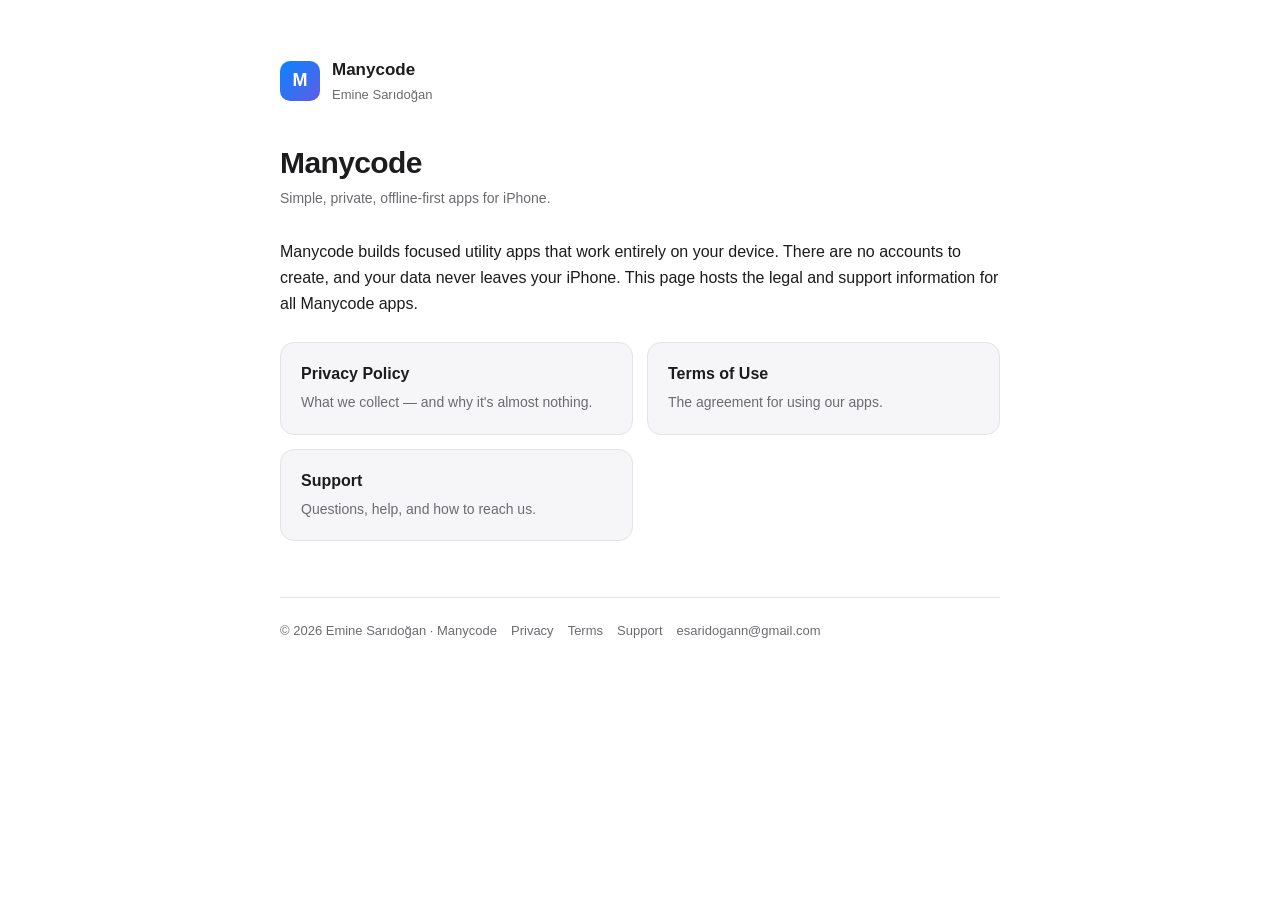
<file: index.html>
<!doctype html>
<html lang="en">
<head>
<meta charset="utf-8">
<meta name="viewport" content="width=device-width, initial-scale=1">
<title>Manycode</title>
<link rel="stylesheet" href="style.css">
</head>
<body>
<div class="wrap">
  <header class="site">
    <div class="logo">M</div>
    <div class="brand">Manycode<small>Emine Sarıdoğan</small></div>
  </header>

  <h1>Manycode</h1>
  <p class="updated">Simple, private, offline-first apps for iPhone.</p>

  <p>Manycode builds focused utility apps that work entirely on your device. There are no
  accounts to create, and your data never leaves your iPhone. This page hosts the legal and
  support information for all Manycode apps.</p>

  <div class="grid">
    <a class="tile" href="privacy.html"><strong>Privacy Policy</strong><span>What we collect — and why it's almost nothing.</span></a>
    <a class="tile" href="terms.html"><strong>Terms of Use</strong><span>The agreement for using our apps.</span></a>
    <a class="tile" href="support.html"><strong>Support</strong><span>Questions, help, and how to reach us.</span></a>
  </div>

  <footer class="site">
    <span>© 2026 Emine Sarıdoğan · Manycode</span>
    <a href="privacy.html">Privacy</a>
    <a href="terms.html">Terms</a>
    <a href="support.html">Support</a>
    <a class="contact" href="mailto:esaridogann@gmail.com">esaridogann@gmail.com</a>
  </footer>
</div>
</body>
</html>
</file>
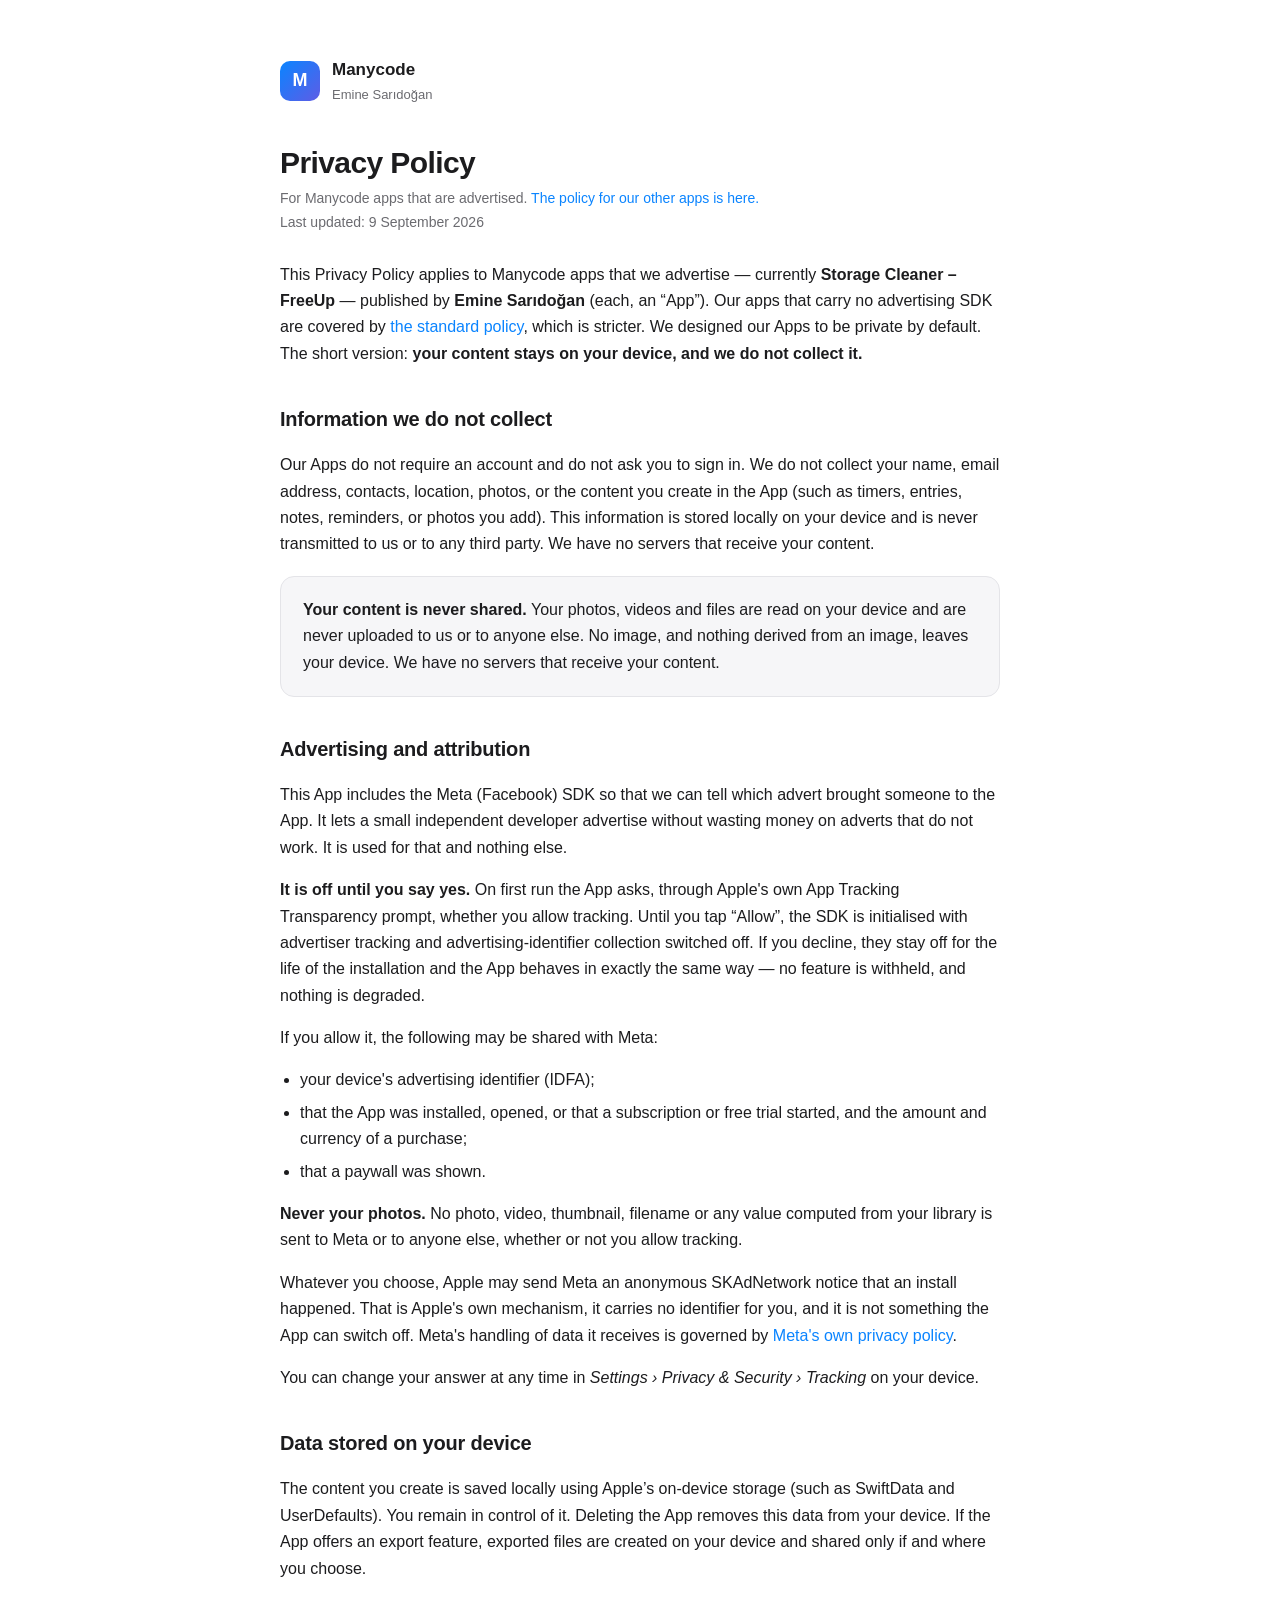
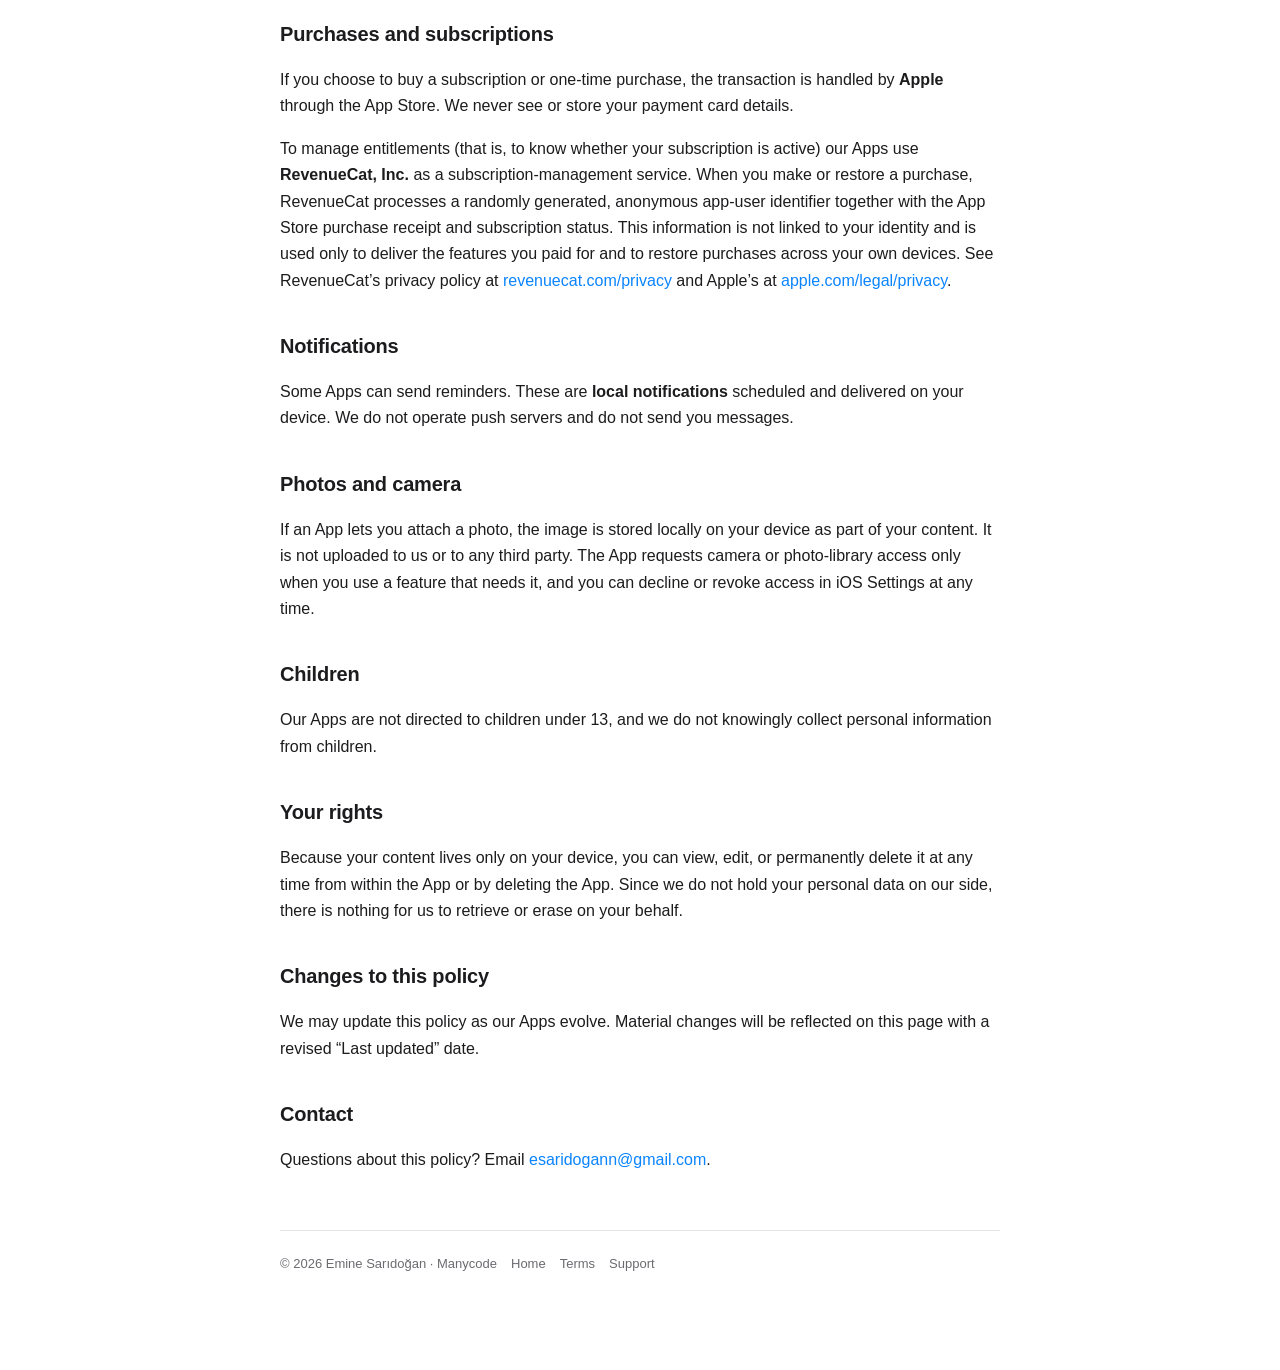
<file: privacy-ads.html>
<!doctype html>
<html lang="en">
<head>
<meta charset="utf-8">
<meta name="viewport" content="width=device-width, initial-scale=1">
<title>Privacy Policy (apps with advertising) — Manycode</title>
<link rel="stylesheet" href="style.css">
</head>
<body>
<div class="wrap">
  <header class="site">
    <div class="logo">M</div>
    <div class="brand">Manycode<small>Emine Sarıdoğan</small></div>
  </header>

  <h1>Privacy Policy</h1>
  <p class="updated" style="margin-bottom:0">For Manycode apps that are advertised. <a href="privacy.html">The policy for our other apps is here.</a></p>
  <p class="updated">Last updated: 9 September 2026</p>

  <p>This Privacy Policy applies to Manycode apps that we advertise — currently <strong>Storage Cleaner – FreeUp</strong> — published by <strong>Emine Sarıdoğan</strong> (each, an “App”). Our apps that carry no advertising SDK are covered by <a href="privacy.html">the standard policy</a>, which is stricter. We designed our Apps to be private by
  default. The short version: <strong>your content stays on your device, and we do not collect it.</strong></p>

  <h2>Information we do not collect</h2>
  <p>Our Apps do not require an account and do not ask you to sign in. We do not collect your name,
  email address, contacts, location, photos, or the content you create in the App (such as timers,
  entries, notes, reminders, or photos you add). This information is stored locally on your device
  and is never transmitted to us or to any third party. We have no servers that receive your content.</p>

  <div class="card">
    <strong>Your content is never shared.</strong> Your photos, videos and files are read on your
    device and are never uploaded to us or to anyone else. No image, and nothing derived from an
    image, leaves your device. We have no servers that receive your content.
  </div>

  <h2>Advertising and attribution</h2>

  <p>This App includes the Meta (Facebook) SDK so that we can tell which advert brought someone to
  the App. It lets a small independent developer advertise without wasting money on adverts that do
  not work. It is used for that and nothing else.</p>

  <p><strong>It is off until you say yes.</strong> On first run the App asks, through Apple's own
  App Tracking Transparency prompt, whether you allow tracking. Until you tap “Allow”, the SDK is
  initialised with advertiser tracking and advertising-identifier collection switched off. If you
  decline, they stay off for the life of the installation and the App behaves in exactly the same
  way — no feature is withheld, and nothing is degraded.</p>

  <p>If you allow it, the following may be shared with Meta:</p>
  <ul>
    <li>your device's advertising identifier (IDFA);</li>
    <li>that the App was installed, opened, or that a subscription or free trial started, and the
    amount and currency of a purchase;</li>
    <li>that a paywall was shown.</li>
  </ul>

  <p><strong>Never your photos.</strong> No photo, video, thumbnail, filename or any value computed
  from your library is sent to Meta or to anyone else, whether or not you allow tracking.</p>

  <p>Whatever you choose, Apple may send Meta an anonymous SKAdNetwork notice that an install
  happened. That is Apple's own mechanism, it carries no identifier for you, and it is not something
  the App can switch off. Meta's handling of data it receives is governed by
  <a href="https://www.facebook.com/about/privacy">Meta's own privacy policy</a>.</p>

  <p>You can change your answer at any time in <em>Settings &rsaquo; Privacy &amp; Security &rsaquo;
  Tracking</em> on your device.</p>

  <h2>Data stored on your device</h2>
  <p>The content you create is saved locally using Apple’s on-device storage (such as SwiftData and
  UserDefaults). You remain in control of it. Deleting the App removes this data from your device.
  If the App offers an export feature, exported files are created on your device and shared only if
  and where you choose.</p>

  <h2>Purchases and subscriptions</h2>
  <p>If you choose to buy a subscription or one-time purchase, the transaction is handled by
  <strong>Apple</strong> through the App Store. We never see or store your payment card details.</p>
  <p>To manage entitlements (that is, to know whether your subscription is active) our Apps use
  <strong>RevenueCat, Inc.</strong> as a subscription-management service. When you make or restore a
  purchase, RevenueCat processes a randomly generated, anonymous app-user identifier together with
  the App Store purchase receipt and subscription status. This information is not linked to your
  identity and is used only to deliver the features you paid for and to restore purchases across your
  own devices. See RevenueCat’s privacy policy at
  <a href="https://www.revenuecat.com/privacy">revenuecat.com/privacy</a> and Apple’s at
  <a href="https://www.apple.com/legal/privacy/">apple.com/legal/privacy</a>.</p>

  <h2>Notifications</h2>
  <p>Some Apps can send reminders. These are <strong>local notifications</strong> scheduled and
  delivered on your device. We do not operate push servers and do not send you messages.</p>

  <h2>Photos and camera</h2>
  <p>If an App lets you attach a photo, the image is stored locally on your device as part of your
  content. It is not uploaded to us or to any third party. The App requests camera or photo-library
  access only when you use a feature that needs it, and you can decline or revoke access in
  iOS Settings at any time.</p>

  <h2>Children</h2>
  <p>Our Apps are not directed to children under 13, and we do not knowingly collect personal
  information from children.</p>

  <h2>Your rights</h2>
  <p>Because your content lives only on your device, you can view, edit, or permanently delete it
  at any time from within the App or by deleting the App. Since we do not hold your personal data on
  our side, there is nothing for us to retrieve or erase on your behalf.</p>

  <h2>Changes to this policy</h2>
  <p>We may update this policy as our Apps evolve. Material changes will be reflected on this page
  with a revised “Last updated” date.</p>

  <h2>Contact</h2>
  <p class="contact">Questions about this policy? Email
  <a href="mailto:esaridogann@gmail.com">esaridogann@gmail.com</a>.</p>

  <footer class="site">
    <span>© 2026 Emine Sarıdoğan · Manycode</span>
    <a href="index.html">Home</a>
    <a href="terms.html">Terms</a>
    <a href="support.html">Support</a>
  </footer>
</div>
</body>
</html>
</file>
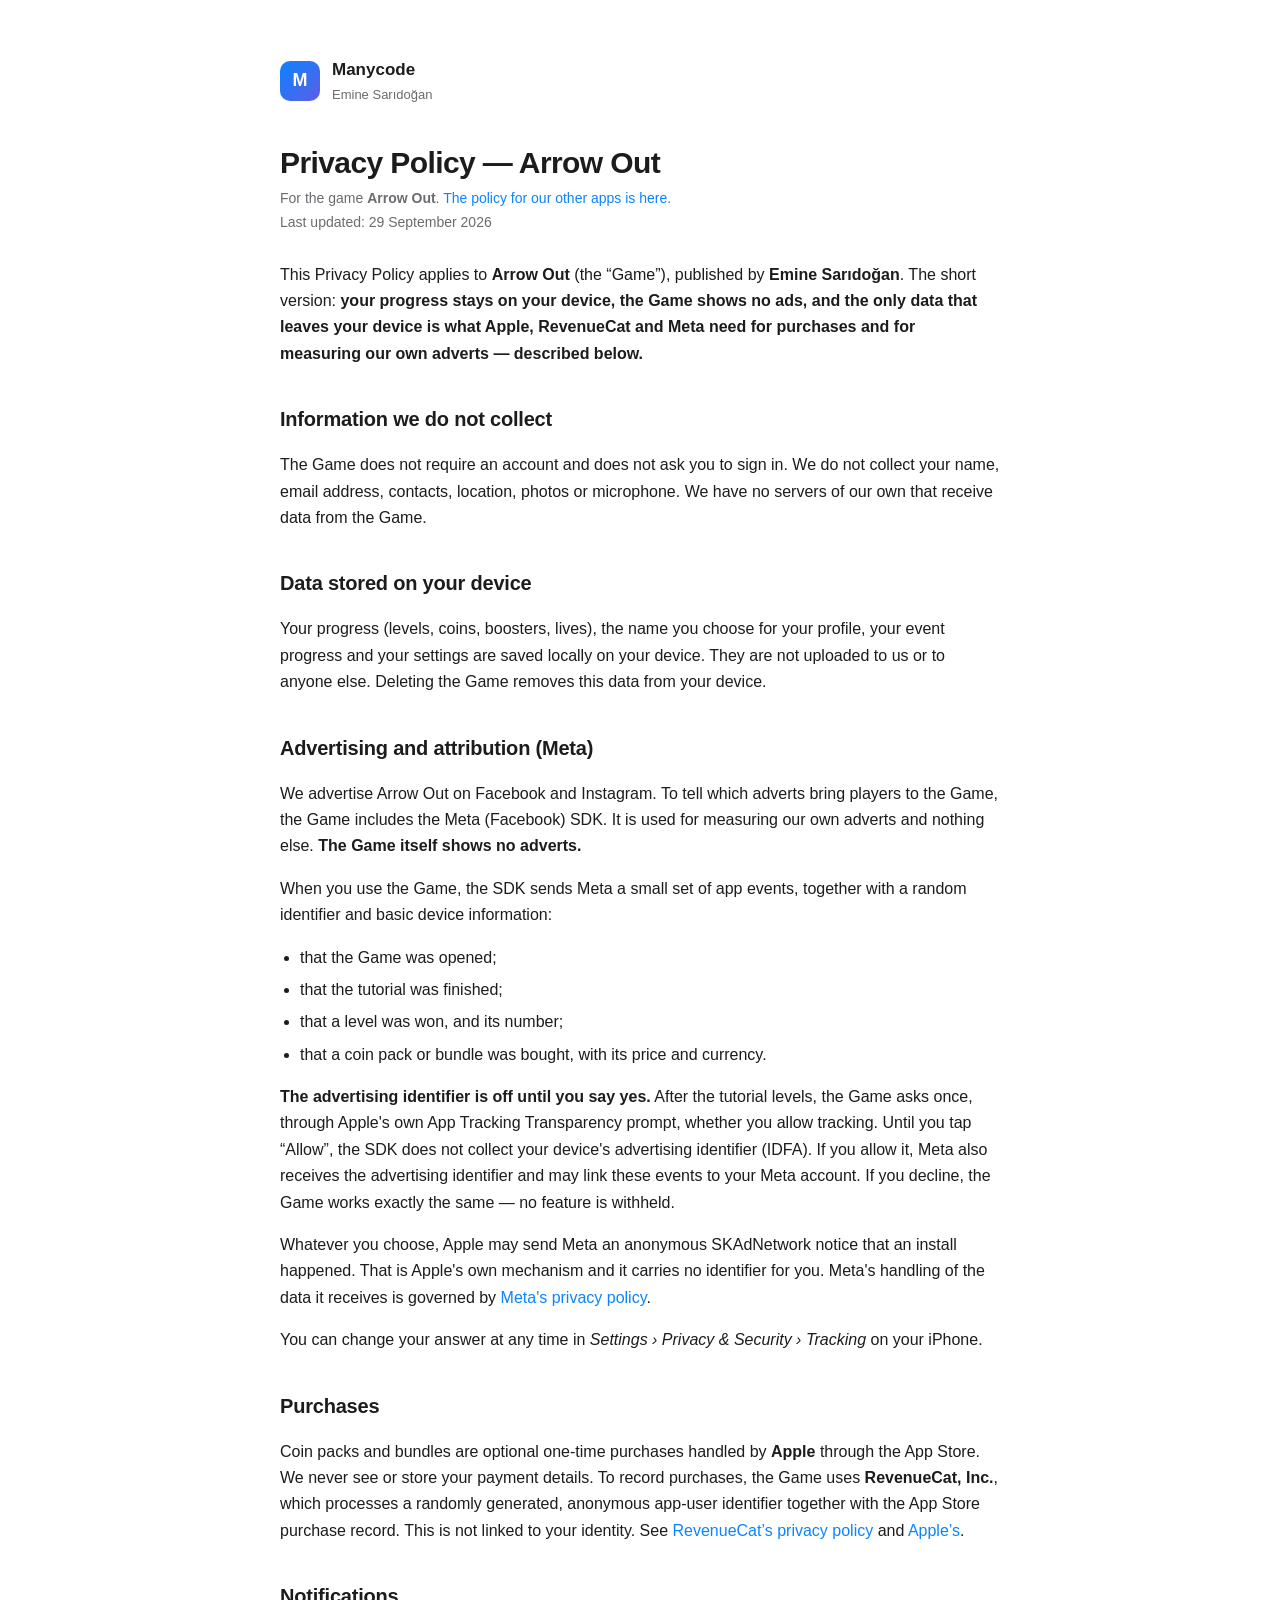
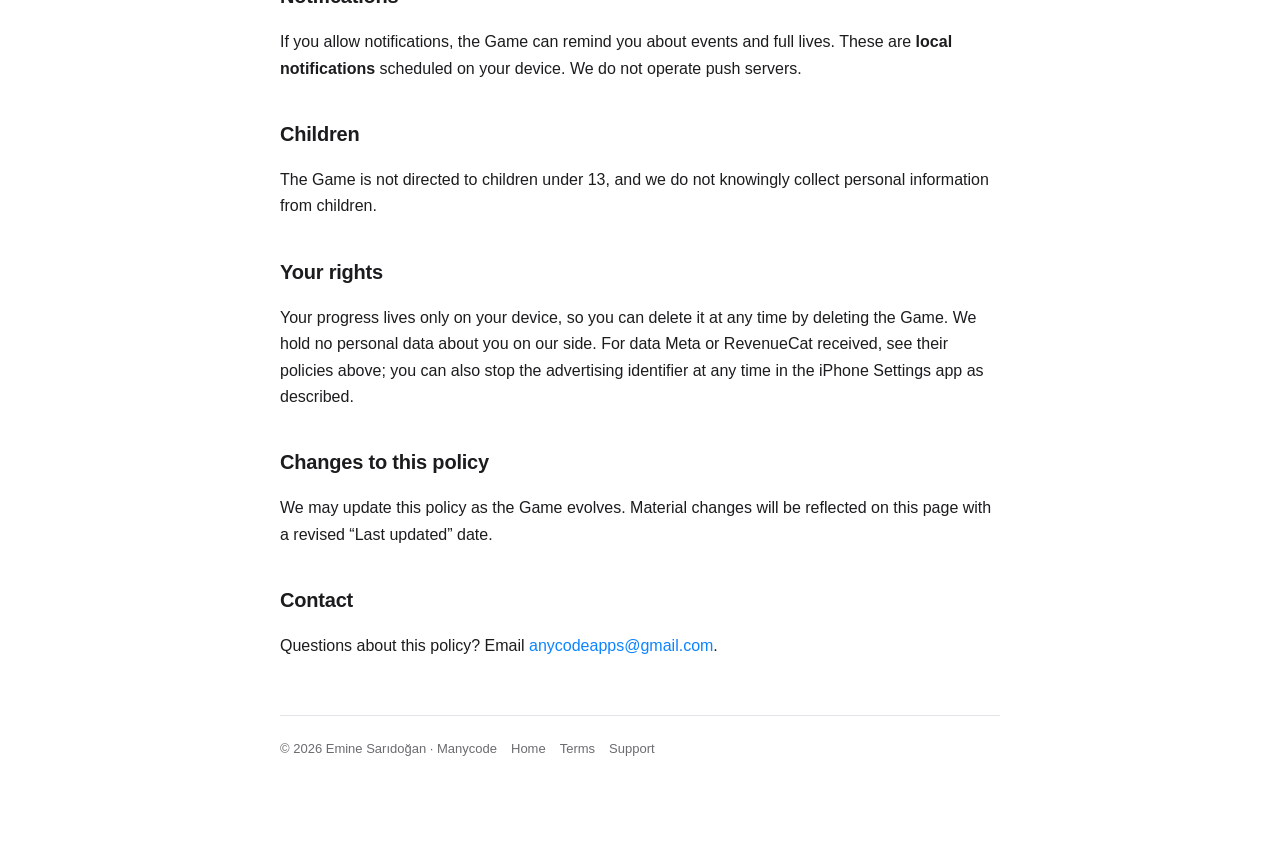
<file: privacy-arrow-out.html>
<!doctype html>
<html lang="en">
<head>
<meta charset="utf-8">
<meta name="viewport" content="width=device-width, initial-scale=1">
<title>Privacy Policy — Arrow Out</title>
<link rel="stylesheet" href="style.css">
</head>
<body>
<div class="wrap">
  <header class="site">
    <div class="logo">M</div>
    <div class="brand">Manycode<small>Emine Sarıdoğan</small></div>
  </header>

  <h1>Privacy Policy — Arrow Out</h1>
  <p class="updated" style="margin-bottom:0">For the game <strong>Arrow Out</strong>. <a href="privacy.html">The policy for our other apps is here.</a></p>
  <p class="updated">Last updated: 29 September 2026</p>

  <p>This Privacy Policy applies to <strong>Arrow Out</strong> (the “Game”), published by <strong>Emine Sarıdoğan</strong>.
  The short version: <strong>your progress stays on your device, the Game shows no ads, and the only data that leaves your
  device is what Apple, RevenueCat and Meta need for purchases and for measuring our own adverts — described below.</strong></p>

  <h2>Information we do not collect</h2>
  <p>The Game does not require an account and does not ask you to sign in. We do not collect your name, email address,
  contacts, location, photos or microphone. We have no servers of our own that receive data from the Game.</p>

  <h2>Data stored on your device</h2>
  <p>Your progress (levels, coins, boosters, lives), the name you choose for your profile, your event progress and your
  settings are saved locally on your device. They are not uploaded to us or to anyone else. Deleting the Game removes this
  data from your device.</p>

  <h2>Advertising and attribution (Meta)</h2>
  <p>We advertise Arrow Out on Facebook and Instagram. To tell which adverts bring players to the Game, the Game includes the
  Meta (Facebook) SDK. It is used for measuring our own adverts and nothing else. <strong>The Game itself shows no
  adverts.</strong></p>

  <p>When you use the Game, the SDK sends Meta a small set of app events, together with a random identifier and basic
  device information:</p>
  <ul>
    <li>that the Game was opened;</li>
    <li>that the tutorial was finished;</li>
    <li>that a level was won, and its number;</li>
    <li>that a coin pack or bundle was bought, with its price and currency.</li>
  </ul>

  <p><strong>The advertising identifier is off until you say yes.</strong> After the tutorial levels, the Game asks once,
  through Apple's own App Tracking Transparency prompt, whether you allow tracking. Until you tap “Allow”, the SDK does not
  collect your device's advertising identifier (IDFA). If you allow it, Meta also receives the advertising identifier and may
  link these events to your Meta account. If you decline, the Game works exactly the same — no feature is withheld.</p>

  <p>Whatever you choose, Apple may send Meta an anonymous SKAdNetwork notice that an install happened. That is Apple's own
  mechanism and it carries no identifier for you. Meta's handling of the data it receives is governed by
  <a href="https://www.facebook.com/privacy/policy/">Meta's privacy policy</a>.</p>

  <p>You can change your answer at any time in <em>Settings &rsaquo; Privacy &amp; Security &rsaquo; Tracking</em> on your
  iPhone.</p>

  <h2>Purchases</h2>
  <p>Coin packs and bundles are optional one-time purchases handled by <strong>Apple</strong> through the App Store. We never
  see or store your payment details. To record purchases, the Game uses <strong>RevenueCat, Inc.</strong>, which processes a
  randomly generated, anonymous app-user identifier together with the App Store purchase record. This is not linked to your
  identity. See <a href="https://www.revenuecat.com/privacy">RevenueCat’s privacy policy</a> and
  <a href="https://www.apple.com/legal/privacy/">Apple’s</a>.</p>

  <h2>Notifications</h2>
  <p>If you allow notifications, the Game can remind you about events and full lives. These are <strong>local
  notifications</strong> scheduled on your device. We do not operate push servers.</p>

  <h2>Children</h2>
  <p>The Game is not directed to children under 13, and we do not knowingly collect personal information from children.</p>

  <h2>Your rights</h2>
  <p>Your progress lives only on your device, so you can delete it at any time by deleting the Game. We hold no personal data
  about you on our side. For data Meta or RevenueCat received, see their policies above; you can also stop the advertising
  identifier at any time in the iPhone Settings app as described.</p>

  <h2>Changes to this policy</h2>
  <p>We may update this policy as the Game evolves. Material changes will be reflected on this page with a revised “Last
  updated” date.</p>

  <h2>Contact</h2>
  <p class="contact">Questions about this policy? Email
  <a href="mailto:anycodeapps@gmail.com">anycodeapps@gmail.com</a>.</p>

  <footer class="site">
    <span>© 2026 Emine Sarıdoğan · Manycode</span>
    <a href="index.html">Home</a>
    <a href="terms.html">Terms</a>
    <a href="support.html">Support</a>
  </footer>
</div>
</body>
</html>
</file>
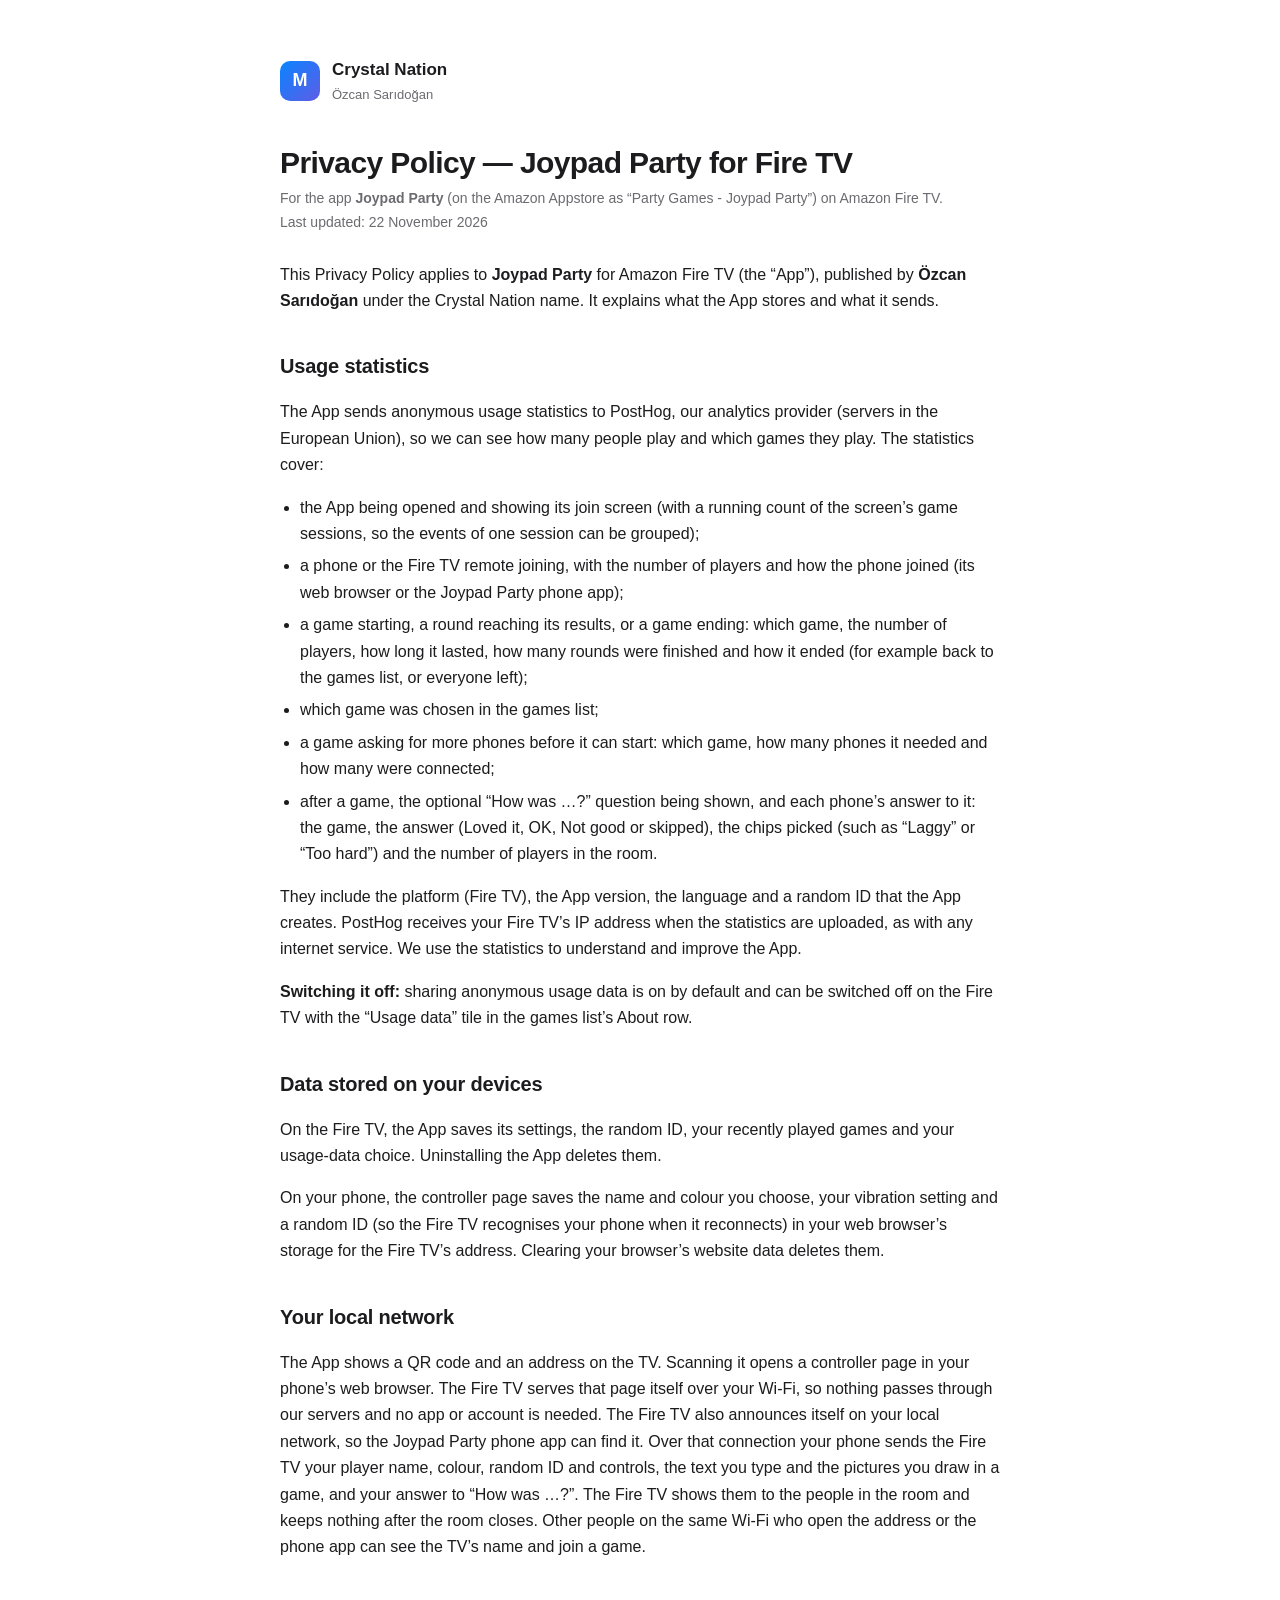
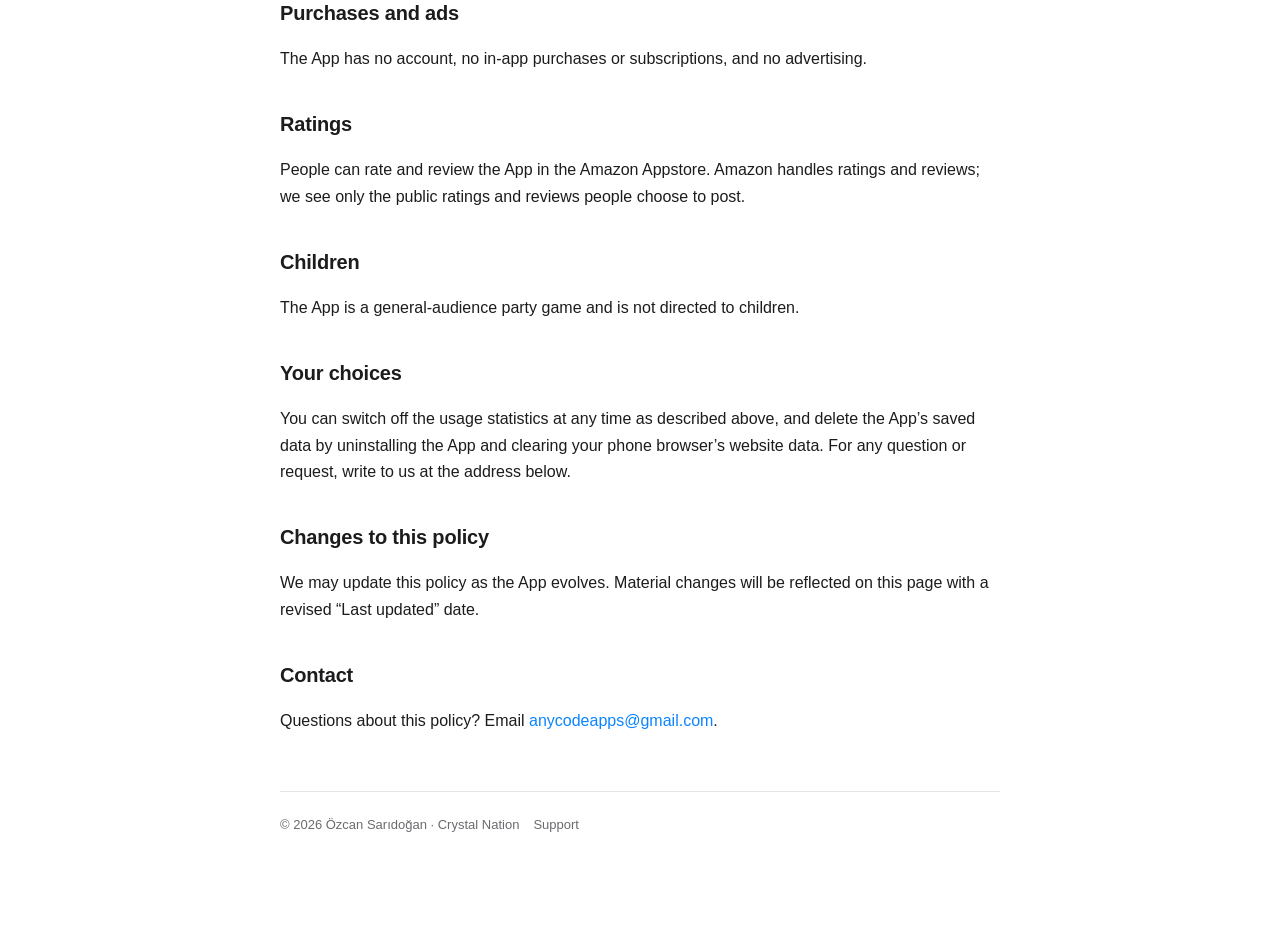
<file: privacy-joypad-party-firetv.html>
<!doctype html>
<html lang="en">
<head>
<meta charset="utf-8">
<meta name="viewport" content="width=device-width, initial-scale=1">
<title>Privacy Policy — Joypad Party for Fire TV</title>
<link rel="stylesheet" href="style.css">
</head>
<body>
<div class="wrap">
  <header class="site">
    <div class="logo">M</div>
    <div class="brand">Crystal Nation<small>Özcan Sarıdoğan</small></div>
  </header>

  <h1>Privacy Policy — Joypad Party for Fire TV</h1>
  <p class="updated" style="margin-bottom:0">For the app <strong>Joypad Party</strong> (on the Amazon Appstore as “Party Games - Joypad Party”) on Amazon Fire TV.</p>
  <p class="updated">Last updated: 22 November 2026</p>

  <p>This Privacy Policy applies to <strong>Joypad Party</strong> for Amazon Fire TV (the “App”), published by
  <strong>Özcan Sarıdoğan</strong> under the Crystal Nation name. It explains what the App stores and what it sends.</p>

  <h2>Usage statistics</h2>
  <p>The App sends anonymous usage statistics to PostHog, our analytics provider (servers in the European
  Union), so we can see how many people play and which games they play. The statistics cover:</p>
  <ul>
    <li>the App being opened and showing its join screen (with a running count of the screen’s game sessions, so the events of one session can be grouped);</li>
    <li>a phone or the Fire TV remote joining, with the number of players and how the phone joined (its web browser or the Joypad Party phone app);</li>
    <li>a game starting, a round reaching its results, or a game ending: which game, the number of players, how long it lasted, how many rounds were finished and how it ended (for example back to the games list, or everyone left);</li>
    <li>which game was chosen in the games list;</li>
    <li>a game asking for more phones before it can start: which game, how many phones it needed and how many were connected;</li>
    <li>after a game, the optional “How was …?” question being shown, and each phone’s answer to it: the game, the answer (Loved it, OK, Not good or skipped), the chips picked (such as “Laggy” or “Too hard”) and the number of players in the room.</li>
  </ul>
  <p>They include the platform (Fire TV), the App version, the language and a random ID that the App creates. PostHog
  receives your Fire TV’s IP address when the statistics are uploaded, as with any internet service. We use the statistics
  to understand and improve the App.</p>
  <p><strong>Switching it off:</strong> sharing anonymous usage data is on by default and can be switched off on the
  Fire TV with the “Usage data” tile in the games list’s About row.</p>

  <h2>Data stored on your devices</h2>
  <p>On the Fire TV, the App saves its settings, the random ID, your recently played games and your usage-data choice.
  Uninstalling the App deletes them.</p>
  <p>On your phone, the controller page saves the name and colour you choose, your vibration setting and a random ID (so
  the Fire TV recognises your phone when it reconnects) in your web browser’s storage for the Fire TV’s address. Clearing
  your browser’s website data deletes them.</p>

  <h2>Your local network</h2>
  <p>The App shows a QR code and an address on the TV. Scanning it opens a controller page in your phone’s web browser.
  The Fire TV serves that page itself over your Wi-Fi, so nothing passes through our servers and no app or account is
  needed. The Fire TV also announces itself on your local network, so the Joypad Party phone app can find it. Over that
  connection your phone sends the Fire TV your player name, colour, random ID and controls, the text you type and the
  pictures you draw in a game, and your answer to “How was …?”. The Fire TV shows them to the people in the room and keeps
  nothing after the room closes. Other people on the same Wi-Fi who open the address or the phone app can see the TV’s
  name and join a game.</p>

  <h2>Purchases and ads</h2>
  <p>The App has no account, no in-app purchases or subscriptions, and no advertising.</p>

  <h2>Ratings</h2>
  <p>People can rate and review the App in the Amazon Appstore. Amazon handles ratings and reviews; we see only the
  public ratings and reviews people choose to post.</p>

  <h2>Children</h2>
  <p>The App is a general-audience party game and is not directed to children.</p>

  <h2>Your choices</h2>
  <p>You can switch off the usage statistics at any time as described above, and delete the App’s saved data by
  uninstalling the App and clearing your phone browser’s website data. For any question or request, write to us at the
  address below.</p>

  <h2>Changes to this policy</h2>
  <p>We may update this policy as the App evolves. Material changes will be reflected on this page with a revised “Last
  updated” date.</p>

  <h2>Contact</h2>
  <p class="contact">Questions about this policy? Email
  <a href="mailto:anycodeapps@gmail.com">anycodeapps@gmail.com</a>.</p>

  <footer class="site">
    <span>© 2026 Özcan Sarıdoğan · Crystal Nation</span>
    <a href="support-joypad-party.html">Support</a>
  </footer>
</div>
</body>
</html>
</file>
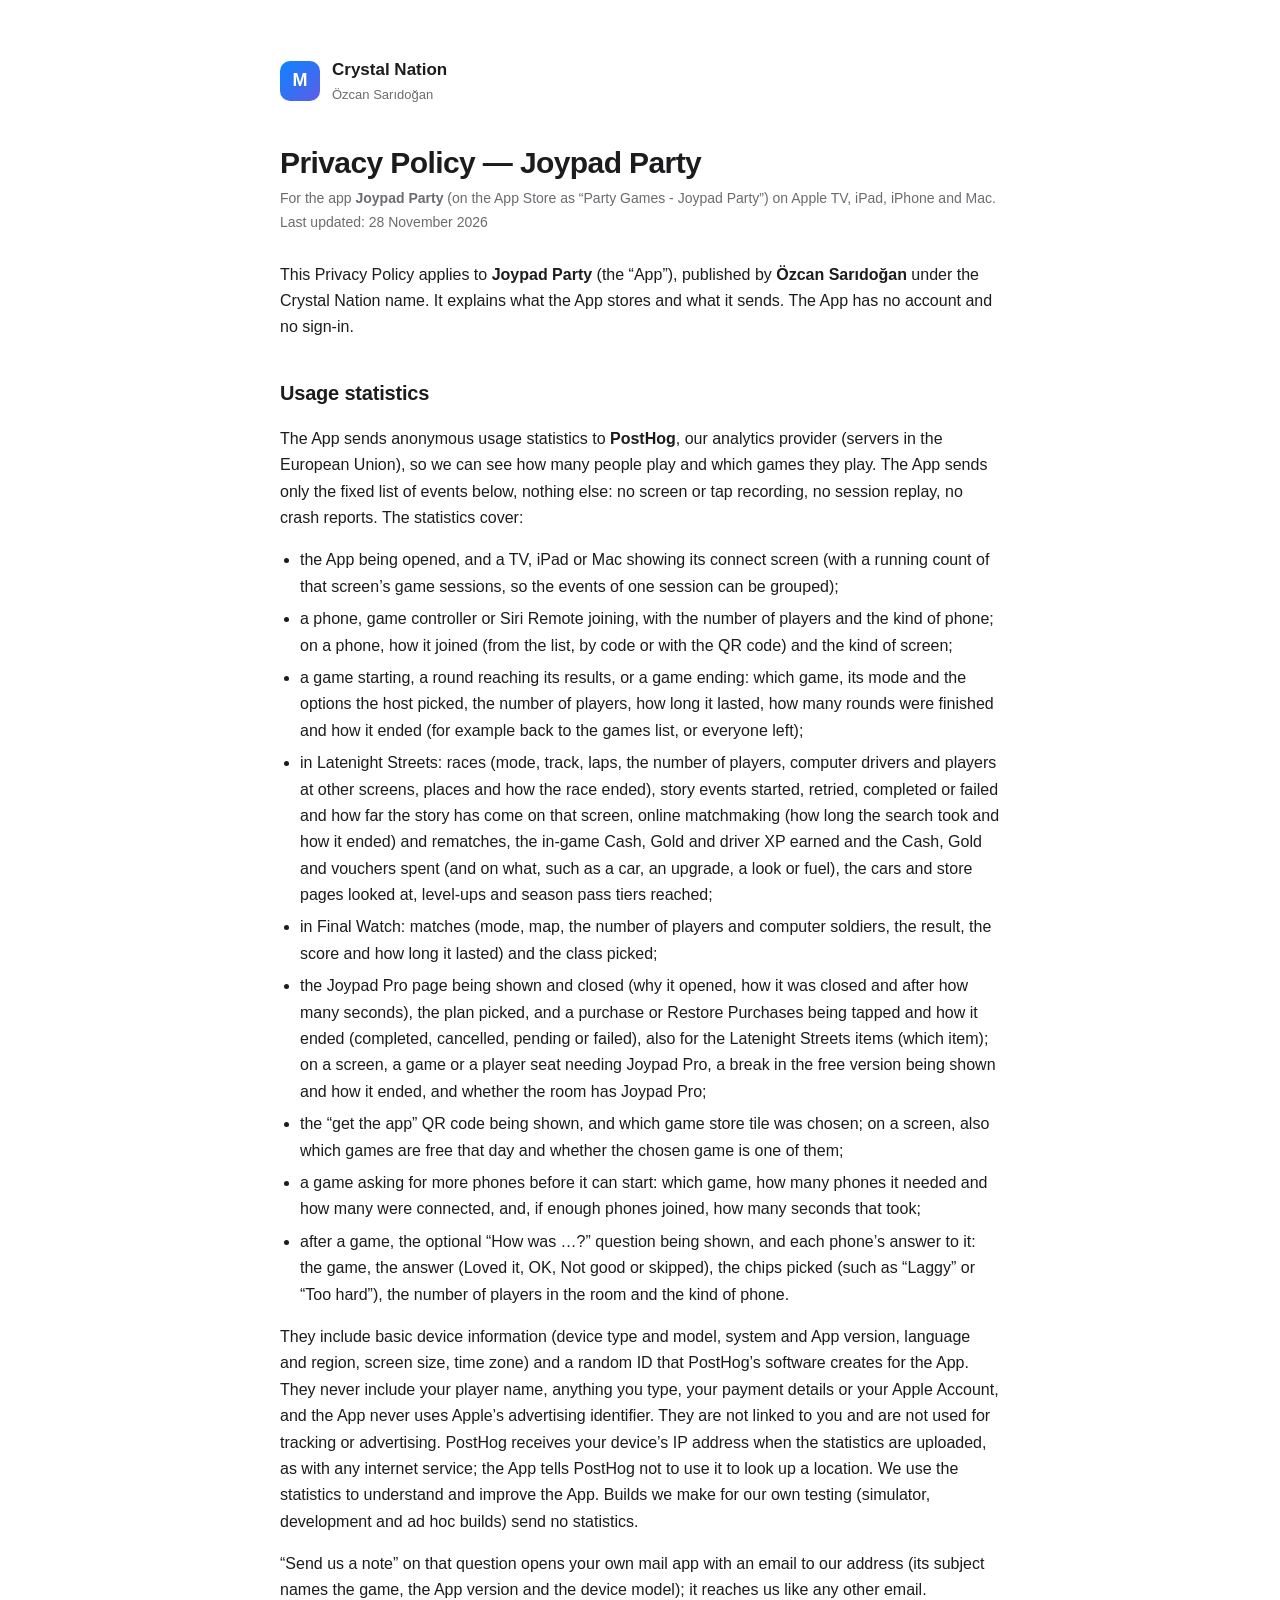
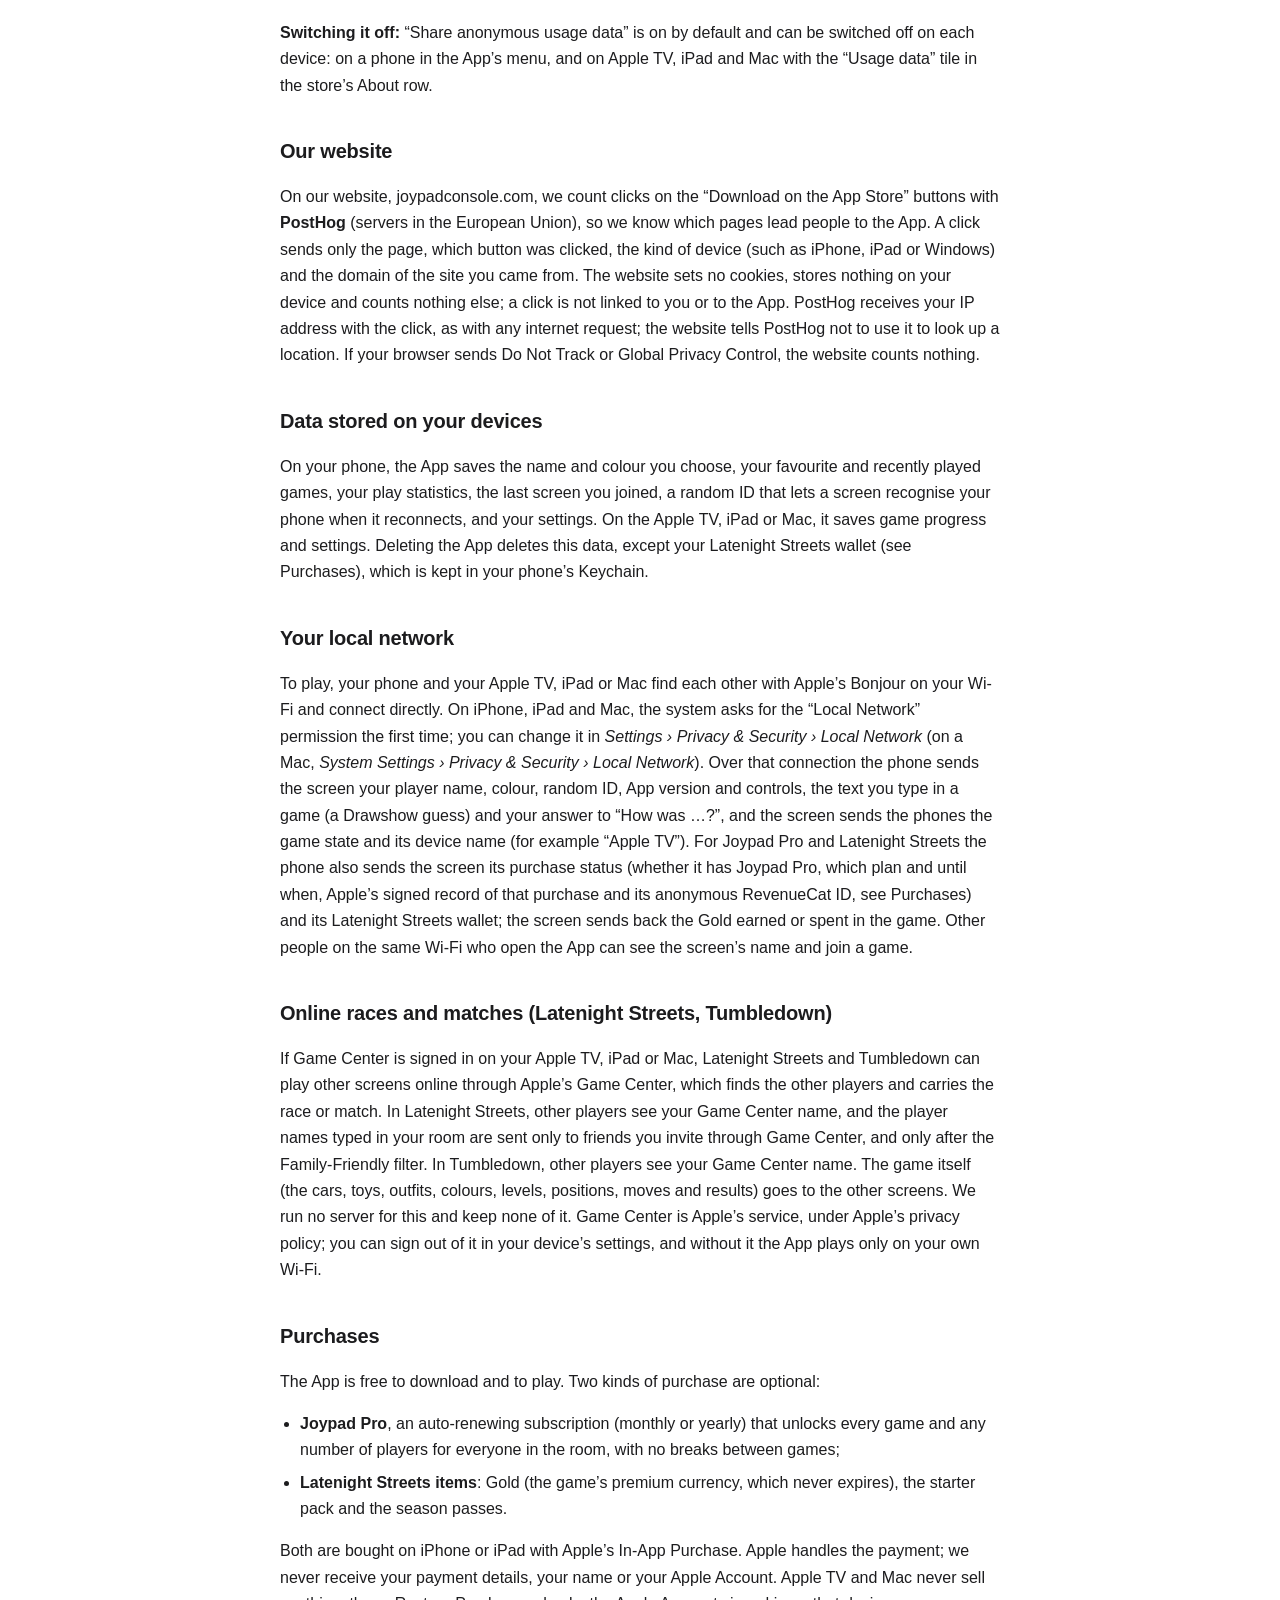
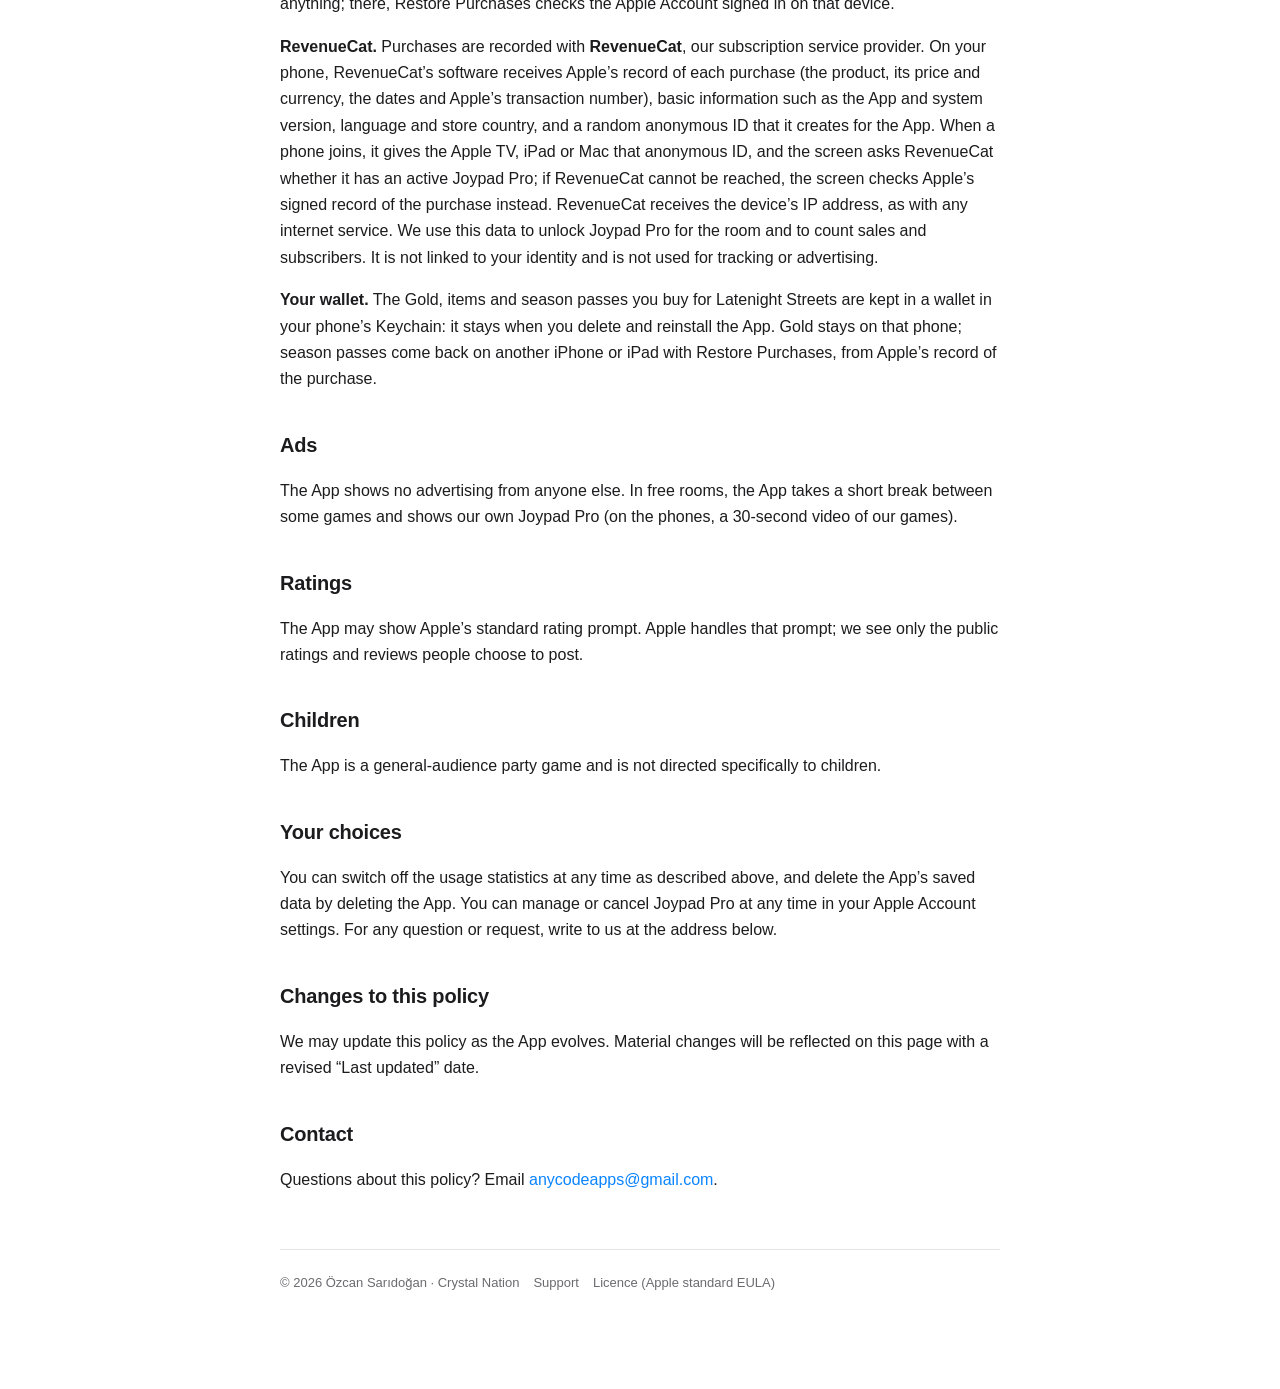
<file: privacy-joypad-party.html>
<!doctype html>
<html lang="en">
<head>
<meta charset="utf-8">
<meta name="viewport" content="width=device-width, initial-scale=1">
<title>Privacy Policy — Joypad Party</title>
<link rel="stylesheet" href="style.css">
</head>
<body>
<div class="wrap">
  <header class="site">
    <div class="logo">M</div>
    <div class="brand">Crystal Nation<small>Özcan Sarıdoğan</small></div>
  </header>

  <h1>Privacy Policy — Joypad Party</h1>
  <p class="updated" style="margin-bottom:0">For the app <strong>Joypad Party</strong> (on the App Store as “Party Games - Joypad Party”) on Apple TV, iPad, iPhone and Mac.</p>
  <p class="updated">Last updated: 28 November 2026</p>

  <p>This Privacy Policy applies to <strong>Joypad Party</strong> (the “App”), published by <strong>Özcan Sarıdoğan</strong>
  under the Crystal Nation name. It explains what the App stores and what it sends. The App has no account and no sign-in.</p>

  <h2>Usage statistics</h2>
  <p>The App sends anonymous usage statistics to <strong>PostHog</strong>, our analytics provider (servers in the European
  Union), so we can see how many people play and which games they play. The App sends only the fixed list of events below,
  nothing else: no screen or tap recording, no session replay, no crash reports. The statistics cover:</p>
  <ul>
    <li>the App being opened, and a TV, iPad or Mac showing its connect screen (with a running count of that screen’s game sessions, so the events of one session can be grouped);</li>
    <li>a phone, game controller or Siri Remote joining, with the number of players and the kind of phone; on a phone, how it joined (from the list, by code or with the QR code) and the kind of screen;</li>
    <li>a game starting, a round reaching its results, or a game ending: which game, its mode and the options the host picked, the number of players, how long it lasted, how many rounds were finished and how it ended (for example back to the games list, or everyone left);</li>
    <li>in Latenight Streets: races (mode, track, laps, the number of players, computer drivers and players at other screens, places and how the race ended), story events started, retried, completed or failed and how far the story has come on that screen, online matchmaking (how long the search took and how it ended) and rematches, the in-game Cash, Gold and driver XP earned and the Cash, Gold and vouchers spent (and on what, such as a car, an upgrade, a look or fuel), the cars and store pages looked at, level-ups and season pass tiers reached;</li>
    <li>in Final Watch: matches (mode, map, the number of players and computer soldiers, the result, the score and how long it lasted) and the class picked;</li>
    <li>the Joypad Pro page being shown and closed (why it opened, how it was closed and after how many seconds), the plan picked, and a purchase or Restore Purchases being tapped and how it ended (completed, cancelled, pending or failed), also for the Latenight Streets items (which item); on a screen, a game or a player seat needing Joypad Pro, a break in the free version being shown and how it ended, and whether the room has Joypad Pro;</li>
    <li>the “get the app” QR code being shown, and which game store tile was chosen; on a screen, also which games are free that day and whether the chosen game is one of them;</li>
    <li>a game asking for more phones before it can start: which game, how many phones it needed and how many were connected, and, if enough phones joined, how many seconds that took;</li>
    <li>after a game, the optional “How was …?” question being shown, and each phone’s answer to it: the game, the answer (Loved it, OK, Not good or skipped), the chips picked (such as “Laggy” or “Too hard”), the number of players in the room and the kind of phone.</li>
  </ul>
  <p>They include basic device information (device type and model, system and App version, language and region, screen
  size, time zone) and a random ID that PostHog’s software creates for the App. They never include your player name,
  anything you type, your payment details or your Apple Account, and the App never uses Apple’s advertising identifier. They are
  not linked to you and are not used for tracking or advertising. PostHog receives your device’s IP address when the
  statistics are uploaded, as with any internet service; the App tells PostHog not to use it to look up a location. We use
  the statistics to understand and improve the App. Builds we make for our own testing (simulator, development and ad hoc
  builds) send no statistics.</p>
  <p>“Send us a note” on that question opens your own mail app with an email to our address (its subject names the game, the App version and the device model); it reaches us like any other email.</p>
  <p><strong>Switching it off:</strong> “Share anonymous usage data” is on by default and can be switched off on each device:
  on a phone in the App’s menu, and on Apple TV, iPad and Mac with the “Usage data” tile in the store’s About row.</p>

  <h2>Our website</h2>
  <p>On our website, joypadconsole.com, we count clicks on the “Download on the App Store” buttons with <strong>PostHog</strong>
  (servers in the European Union), so we know which pages lead people to the App. A click sends only the page, which
  button was clicked, the kind of device (such as iPhone, iPad or Windows) and the domain of the site you came from. The
  website sets no cookies, stores nothing on your device and counts nothing else; a click is not linked to you or to the
  App. PostHog receives your IP address with the click, as with any internet request; the website tells PostHog not to use
  it to look up a location. If your browser sends Do Not Track or Global Privacy Control, the website counts nothing.</p>

  <h2>Data stored on your devices</h2>
  <p>On your phone, the App saves the name and colour you choose, your favourite and recently played games, your play
  statistics, the last screen you joined, a random ID that lets a screen recognise your phone when it reconnects, and your
  settings. On the Apple TV, iPad or Mac, it saves game progress and settings. Deleting the App deletes this data, except
  your Latenight Streets wallet (see Purchases), which is kept in your phone’s Keychain.</p>

  <h2>Your local network</h2>
  <p>To play, your phone and your Apple TV, iPad or Mac find each other with Apple’s Bonjour on your Wi-Fi and connect
  directly. On iPhone, iPad and Mac, the system asks for the “Local Network” permission the first time; you can change it in
  <em>Settings › Privacy &amp; Security › Local Network</em> (on a Mac, <em>System Settings › Privacy &amp; Security ›
  Local Network</em>). Over that connection the phone sends the screen your player name, colour, random ID, App version and
  controls, the text you type in a game (a Drawshow guess) and your answer to “How was …?”, and the screen sends the phones the game state and its device name (for example “Apple TV”). For Joypad Pro and
  Latenight Streets the phone also sends the screen its purchase status (whether it has Joypad Pro, which plan and until
  when, Apple’s signed record of that purchase and its anonymous RevenueCat ID, see Purchases) and its Latenight Streets
  wallet; the screen sends back the Gold earned or spent in the game. Other people on the
  same Wi-Fi who open the App can see the screen’s name and join a game.</p>

  <h2>Online races and matches (Latenight Streets, Tumbledown)</h2>
  <p>If Game Center is signed in on your Apple TV, iPad or Mac, Latenight Streets and Tumbledown can play other screens
  online through Apple’s Game Center, which finds the other players and carries the race or match. In Latenight Streets,
  other players see your Game Center name, and the player names typed in your room are sent only to friends you invite
  through Game Center, and only after the Family-Friendly filter. In Tumbledown, other players see your Game Center name.
  The game itself (the cars, toys, outfits, colours, levels, positions, moves and results) goes to the other screens. We
  run no server for this and keep none of it. Game Center is Apple’s service, under Apple’s privacy policy; you can sign
  out of it in your device’s settings, and without it the App plays only on your own Wi-Fi.</p>

  <h2>Purchases</h2>
  <p>The App is free to download and to play. Two kinds of purchase are optional:</p>
  <ul>
    <li><strong>Joypad Pro</strong>, an auto-renewing subscription (monthly or yearly) that unlocks every game and any number
    of players for everyone in the room, with no breaks between games;</li>
    <li><strong>Latenight Streets items</strong>: Gold (the game’s premium currency, which never expires), the starter pack
    and the season passes.</li>
  </ul>
  <p>Both are bought on iPhone or iPad with Apple’s In-App Purchase. Apple handles the payment; we never receive your
  payment details, your name or your Apple Account. Apple TV and Mac never sell anything; there, Restore Purchases checks
  the Apple Account signed in on that device.</p>
  <p><strong>RevenueCat.</strong> Purchases are recorded with <strong>RevenueCat</strong>, our subscription service
  provider. On your phone, RevenueCat’s software receives Apple’s record of each purchase (the product, its price and
  currency, the dates and Apple’s transaction number), basic information such as the App and system version, language and
  store country, and a random anonymous ID that it creates for the App. When a phone joins, it gives the Apple TV, iPad or
  Mac that anonymous ID, and the screen asks RevenueCat whether it has an active Joypad Pro; if RevenueCat cannot be
  reached, the screen checks Apple’s signed record of the purchase instead. RevenueCat receives the device’s IP address, as
  with any internet service. We use this data to unlock Joypad Pro for the room and to count sales and subscribers. It is
  not linked to your identity and is not used for tracking or advertising.</p>
  <p><strong>Your wallet.</strong> The Gold, items and season passes you buy for Latenight Streets are kept in a wallet in
  your phone’s Keychain: it stays when you delete and reinstall the App. Gold stays on that phone; season passes come
  back on another iPhone or iPad with Restore Purchases, from Apple’s record of the purchase.</p>

  <h2>Ads</h2>
  <p>The App shows no advertising from anyone else. In free rooms, the App takes a short break between some games and shows
  our own Joypad Pro (on the phones, a 30-second video of our games).</p>

  <h2>Ratings</h2>
  <p>The App may show Apple’s standard rating prompt. Apple handles that prompt; we see only the public ratings and reviews
  people choose to post.</p>

  <h2>Children</h2>
  <p>The App is a general-audience party game and is not directed specifically to children.</p>

  <h2>Your choices</h2>
  <p>You can switch off the usage statistics at any time as described above, and delete the App’s saved data by deleting the
  App. You can manage or cancel Joypad Pro at any time in your Apple Account settings. For any question or request, write to
  us at the address below.</p>

  <h2>Changes to this policy</h2>
  <p>We may update this policy as the App evolves. Material changes will be reflected on this page with a revised “Last
  updated” date.</p>

  <h2>Contact</h2>
  <p class="contact">Questions about this policy? Email
  <a href="mailto:anycodeapps@gmail.com">anycodeapps@gmail.com</a>.</p>

  <footer class="site">
    <span>© 2026 Özcan Sarıdoğan · Crystal Nation</span>
    <a href="support-joypad-party.html">Support</a>
    <a href="https://www.apple.com/legal/internet-services/itunes/dev/stdeula/">Licence (Apple standard EULA)</a>
  </footer>
</div>
</body>
</html>
</file>
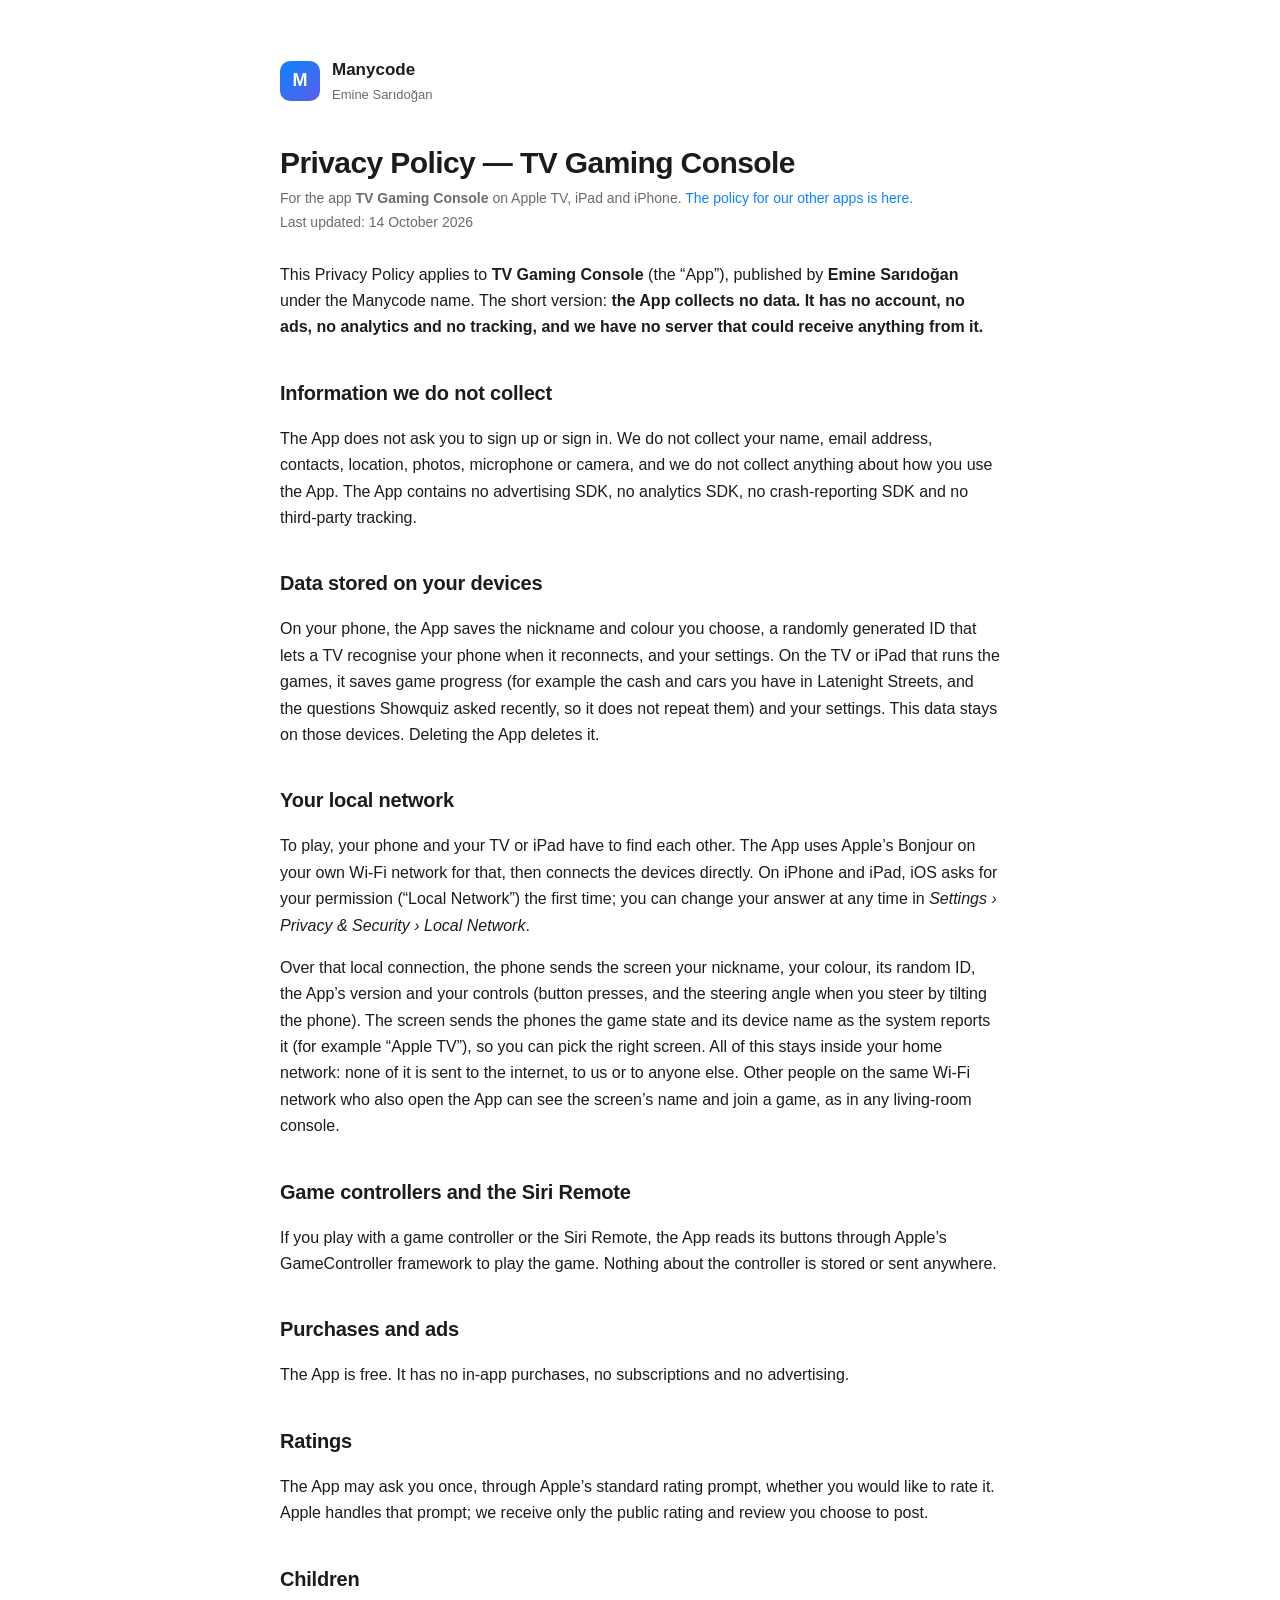
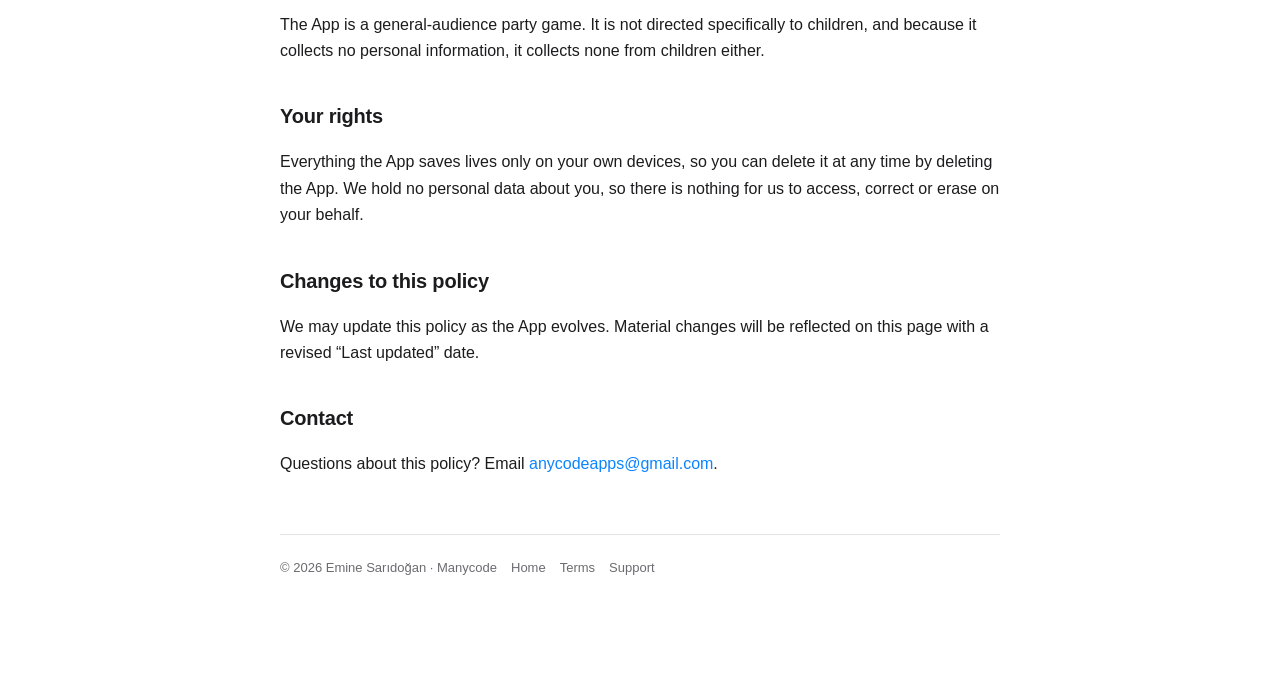
<file: privacy-tv-gaming-console.html>
<!doctype html>
<html lang="en">
<head>
<meta charset="utf-8">
<meta name="viewport" content="width=device-width, initial-scale=1">
<title>Privacy Policy — TV Gaming Console</title>
<link rel="stylesheet" href="style.css">
</head>
<body>
<div class="wrap">
  <header class="site">
    <div class="logo">M</div>
    <div class="brand">Manycode<small>Emine Sarıdoğan</small></div>
  </header>

  <h1>Privacy Policy — TV Gaming Console</h1>
  <p class="updated" style="margin-bottom:0">For the app <strong>TV Gaming Console</strong> on Apple TV, iPad and iPhone. <a href="privacy.html">The policy for our other apps is here.</a></p>
  <p class="updated">Last updated: 14 October 2026</p>

  <p>This Privacy Policy applies to <strong>TV Gaming Console</strong> (the “App”), published by <strong>Emine Sarıdoğan</strong>
  under the Manycode name. The short version: <strong>the App collects no data. It has no account, no ads, no analytics and
  no tracking, and we have no server that could receive anything from it.</strong></p>

  <h2>Information we do not collect</h2>
  <p>The App does not ask you to sign up or sign in. We do not collect your name, email address, contacts, location, photos,
  microphone or camera, and we do not collect anything about how you use the App. The App contains no advertising SDK, no
  analytics SDK, no crash-reporting SDK and no third-party tracking.</p>

  <h2>Data stored on your devices</h2>
  <p>On your phone, the App saves the nickname and colour you choose, a randomly generated ID that lets a TV recognise your phone
  when it reconnects, and your settings. On the TV or iPad that runs the games, it saves game progress (for example the cash and
  cars you have in Latenight Streets, and the questions Showquiz asked recently, so it does not repeat them) and your settings.
  This data stays on those devices. Deleting the App deletes it.</p>

  <h2>Your local network</h2>
  <p>To play, your phone and your TV or iPad have to find each other. The App uses Apple’s Bonjour on your own Wi-Fi network
  for that, then connects the devices directly. On iPhone and iPad, iOS asks for your permission (“Local Network”) the first time;
  you can change your answer at any time in <em>Settings › Privacy &amp; Security › Local Network</em>.</p>
  <p>Over that local connection, the phone sends the screen your nickname, your colour, its random ID, the App’s version and
  your controls (button presses, and the steering angle when you steer by tilting the phone). The screen sends the phones the
  game state and its device name as the system reports it (for example “Apple TV”), so you can pick the right screen. All of
  this stays inside your home network: none of it is sent to the internet, to us or to anyone else. Other people on the same
  Wi-Fi network who also open the App can see the screen’s name and join a game, as in any living-room console.</p>

  <h2>Game controllers and the Siri Remote</h2>
  <p>If you play with a game controller or the Siri Remote, the App reads its buttons through Apple’s GameController framework
  to play the game. Nothing about the controller is stored or sent anywhere.</p>

  <h2>Purchases and ads</h2>
  <p>The App is free. It has no in-app purchases, no subscriptions and no advertising.</p>

  <h2>Ratings</h2>
  <p>The App may ask you once, through Apple’s standard rating prompt, whether you would like to rate it. Apple handles that
  prompt; we receive only the public rating and review you choose to post.</p>

  <h2>Children</h2>
  <p>The App is a general-audience party game. It is not directed specifically to children, and because it collects no
  personal information, it collects none from children either.</p>

  <h2>Your rights</h2>
  <p>Everything the App saves lives only on your own devices, so you can delete it at any time by deleting the App. We hold no
  personal data about you, so there is nothing for us to access, correct or erase on your behalf.</p>

  <h2>Changes to this policy</h2>
  <p>We may update this policy as the App evolves. Material changes will be reflected on this page with a revised “Last
  updated” date.</p>

  <h2>Contact</h2>
  <p class="contact">Questions about this policy? Email
  <a href="mailto:anycodeapps@gmail.com">anycodeapps@gmail.com</a>.</p>

  <footer class="site">
    <span>© 2026 Emine Sarıdoğan · Manycode</span>
    <a href="index.html">Home</a>
    <a href="terms.html">Terms</a>
    <a href="support-tv-gaming-console.html">Support</a>
  </footer>
</div>
</body>
</html>
</file>
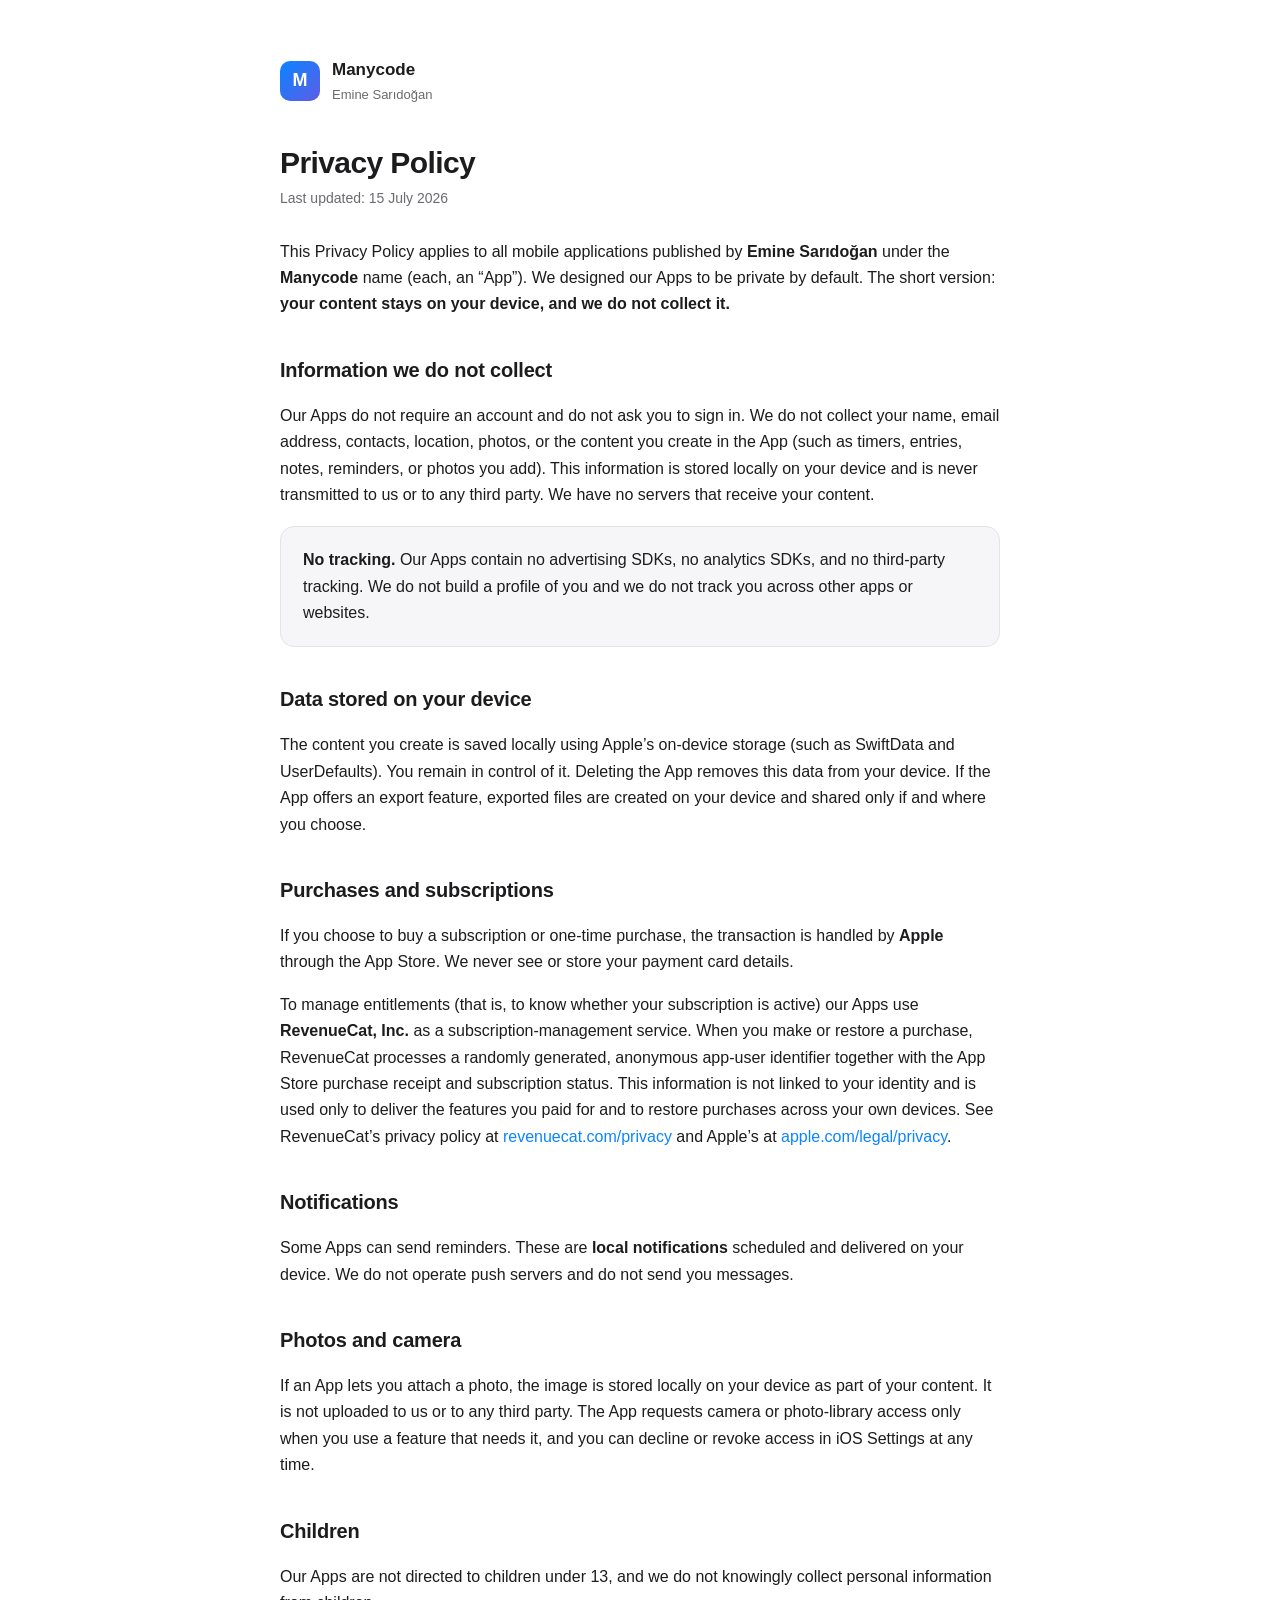
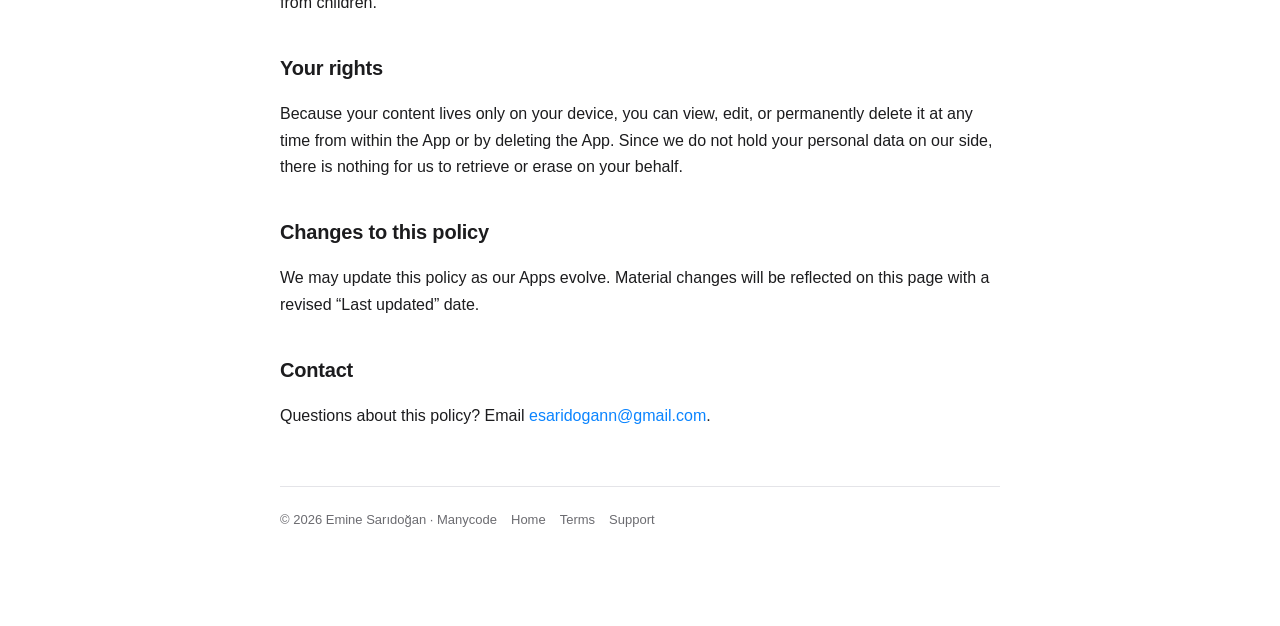
<file: privacy.html>
<!doctype html>
<html lang="en">
<head>
<meta charset="utf-8">
<meta name="viewport" content="width=device-width, initial-scale=1">
<title>Privacy Policy — Manycode</title>
<link rel="stylesheet" href="style.css">
</head>
<body>
<div class="wrap">
  <header class="site">
    <div class="logo">M</div>
    <div class="brand">Manycode<small>Emine Sarıdoğan</small></div>
  </header>

  <h1>Privacy Policy</h1>
  <p class="updated">Last updated: 15 July 2026</p>

  <p>This Privacy Policy applies to all mobile applications published by <strong>Emine Sarıdoğan</strong>
  under the <strong>Manycode</strong> name (each, an “App”). We designed our Apps to be private by
  default. The short version: <strong>your content stays on your device, and we do not collect it.</strong></p>

  <h2>Information we do not collect</h2>
  <p>Our Apps do not require an account and do not ask you to sign in. We do not collect your name,
  email address, contacts, location, photos, or the content you create in the App (such as timers,
  entries, notes, reminders, or photos you add). This information is stored locally on your device
  and is never transmitted to us or to any third party. We have no servers that receive your content.</p>

  <div class="card">
    <strong>No tracking.</strong> Our Apps contain no advertising SDKs, no analytics SDKs, and no
    third-party tracking. We do not build a profile of you and we do not track you across other
    apps or websites.
  </div>

  <h2>Data stored on your device</h2>
  <p>The content you create is saved locally using Apple’s on-device storage (such as SwiftData and
  UserDefaults). You remain in control of it. Deleting the App removes this data from your device.
  If the App offers an export feature, exported files are created on your device and shared only if
  and where you choose.</p>

  <h2>Purchases and subscriptions</h2>
  <p>If you choose to buy a subscription or one-time purchase, the transaction is handled by
  <strong>Apple</strong> through the App Store. We never see or store your payment card details.</p>
  <p>To manage entitlements (that is, to know whether your subscription is active) our Apps use
  <strong>RevenueCat, Inc.</strong> as a subscription-management service. When you make or restore a
  purchase, RevenueCat processes a randomly generated, anonymous app-user identifier together with
  the App Store purchase receipt and subscription status. This information is not linked to your
  identity and is used only to deliver the features you paid for and to restore purchases across your
  own devices. See RevenueCat’s privacy policy at
  <a href="https://www.revenuecat.com/privacy">revenuecat.com/privacy</a> and Apple’s at
  <a href="https://www.apple.com/legal/privacy/">apple.com/legal/privacy</a>.</p>

  <h2>Notifications</h2>
  <p>Some Apps can send reminders. These are <strong>local notifications</strong> scheduled and
  delivered on your device. We do not operate push servers and do not send you messages.</p>

  <h2>Photos and camera</h2>
  <p>If an App lets you attach a photo, the image is stored locally on your device as part of your
  content. It is not uploaded to us or to any third party. The App requests camera or photo-library
  access only when you use a feature that needs it, and you can decline or revoke access in
  iOS Settings at any time.</p>

  <h2>Children</h2>
  <p>Our Apps are not directed to children under 13, and we do not knowingly collect personal
  information from children.</p>

  <h2>Your rights</h2>
  <p>Because your content lives only on your device, you can view, edit, or permanently delete it
  at any time from within the App or by deleting the App. Since we do not hold your personal data on
  our side, there is nothing for us to retrieve or erase on your behalf.</p>

  <h2>Changes to this policy</h2>
  <p>We may update this policy as our Apps evolve. Material changes will be reflected on this page
  with a revised “Last updated” date.</p>

  <h2>Contact</h2>
  <p class="contact">Questions about this policy? Email
  <a href="mailto:esaridogann@gmail.com">esaridogann@gmail.com</a>.</p>

  <footer class="site">
    <span>© 2026 Emine Sarıdoğan · Manycode</span>
    <a href="index.html">Home</a>
    <a href="terms.html">Terms</a>
    <a href="support.html">Support</a>
  </footer>
</div>
</body>
</html>
</file>
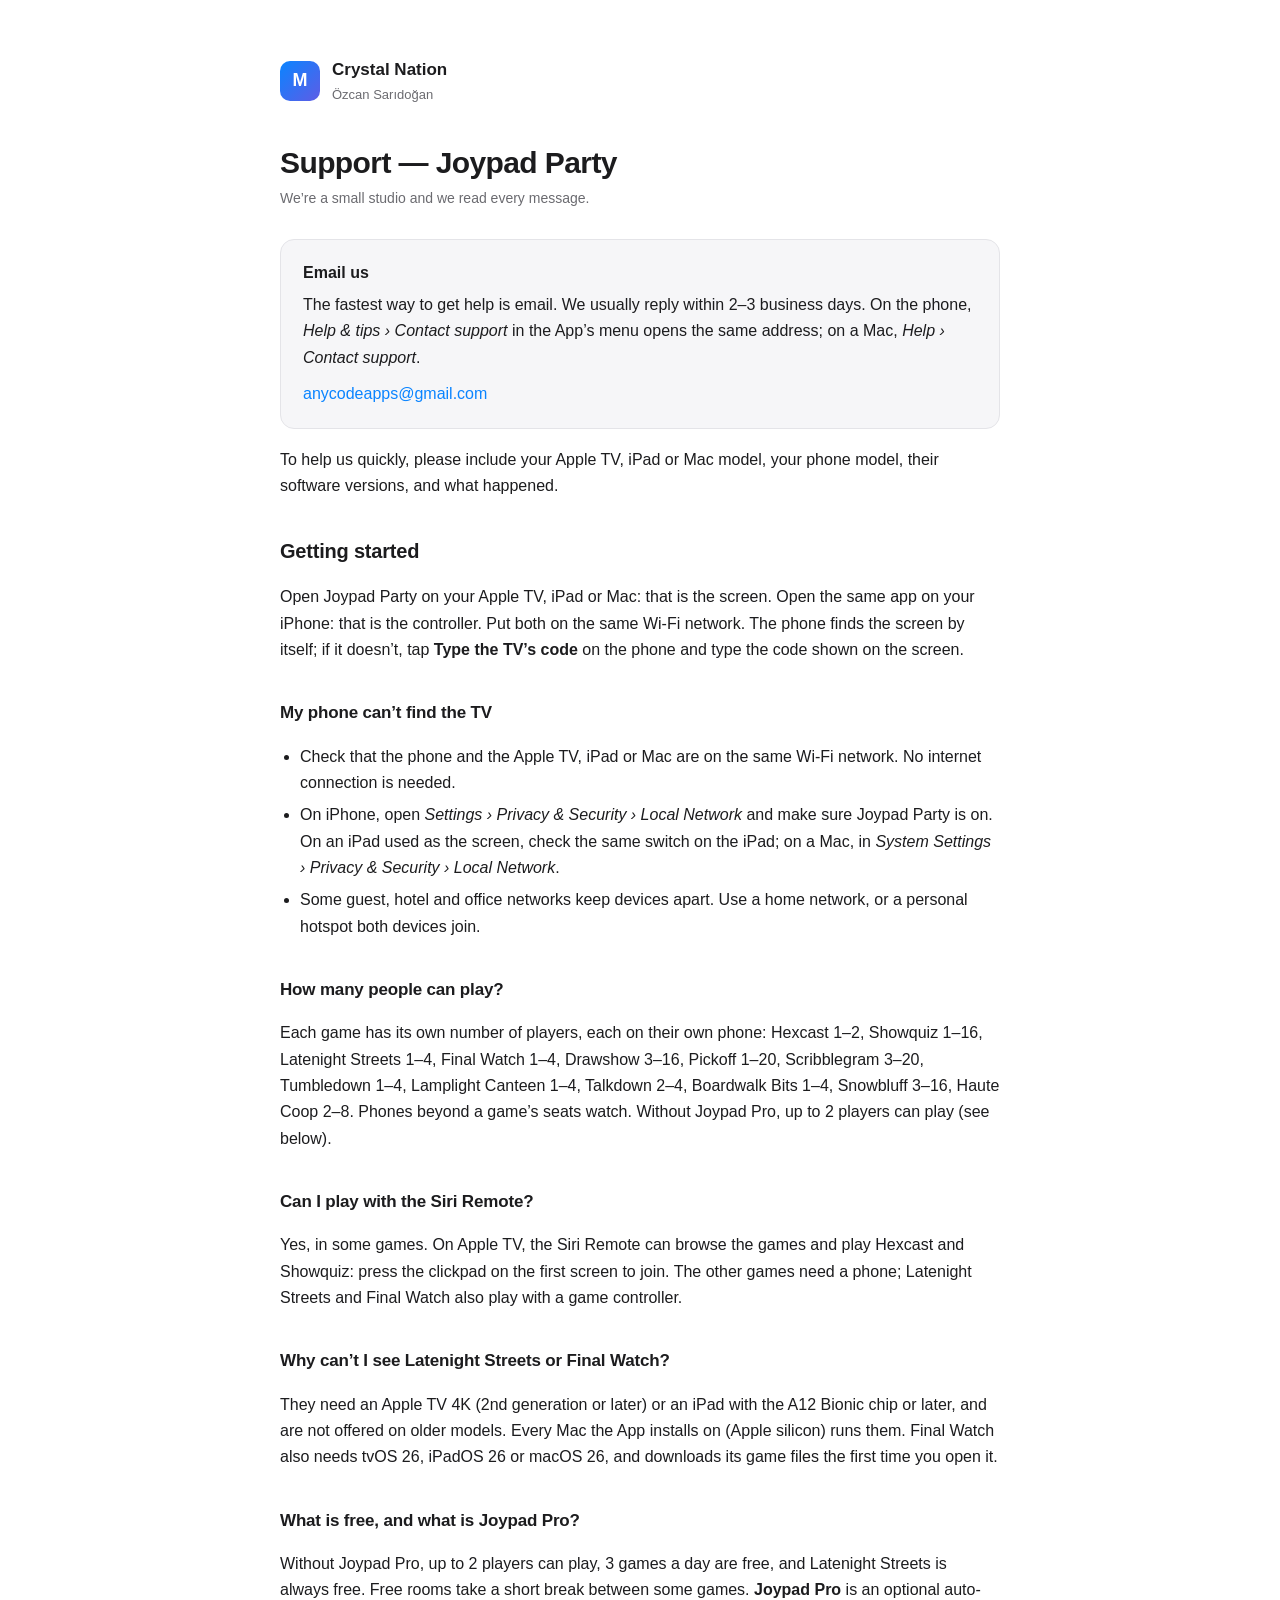
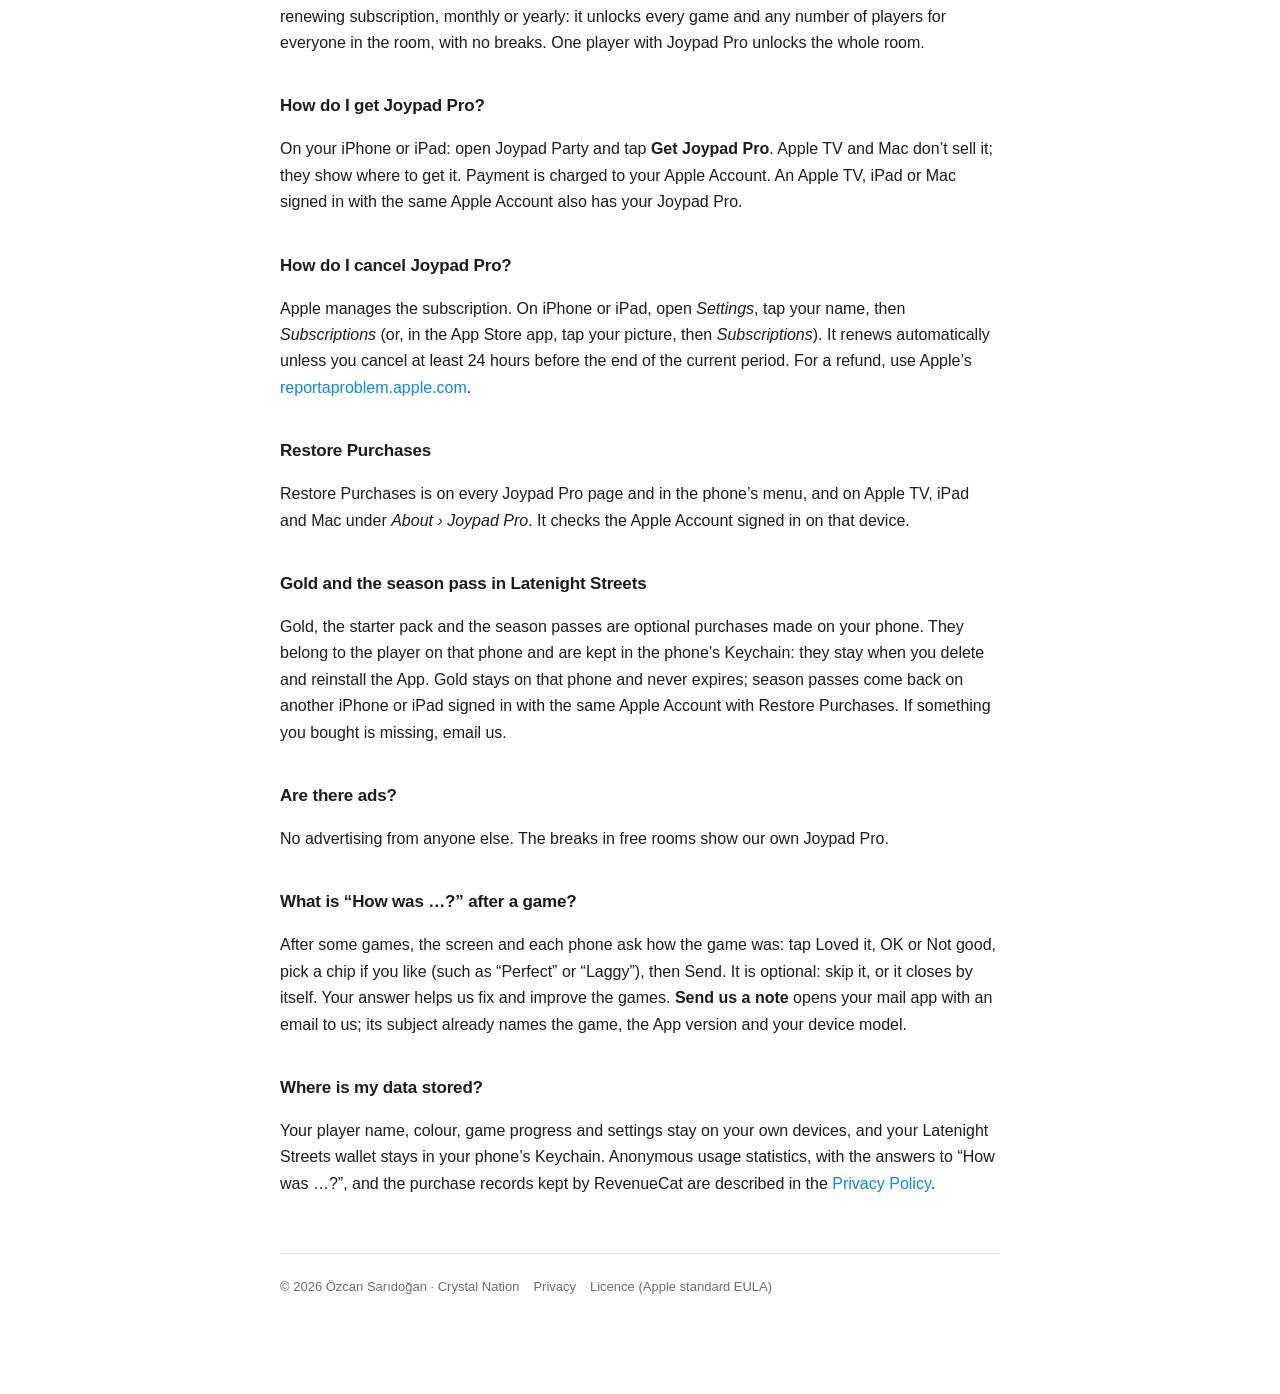
<file: support-joypad-party.html>
<!doctype html>
<html lang="en">
<head>
<meta charset="utf-8">
<meta name="viewport" content="width=device-width, initial-scale=1">
<title>Support — Joypad Party</title>
<link rel="stylesheet" href="style.css">
</head>
<body>
<div class="wrap">
  <header class="site">
    <div class="logo">M</div>
    <div class="brand">Crystal Nation<small>Özcan Sarıdoğan</small></div>
  </header>

  <h1>Support — Joypad Party</h1>
  <p class="updated">We’re a small studio and we read every message.</p>

  <div class="card">
    <strong>Email us</strong>
    <p style="margin:6px 0 0">The fastest way to get help is email. We usually reply within 2–3 business days. On the phone,
    <em>Help &amp; tips › Contact support</em> in the App’s menu opens the same address; on a Mac, <em>Help › Contact support</em>.</p>
    <p class="contact" style="margin:10px 0 0"><a href="mailto:anycodeapps@gmail.com?subject=Joypad%20Party%20Support">anycodeapps@gmail.com</a></p>
  </div>

  <p>To help us quickly, please include your Apple TV, iPad or Mac model, your phone model, their software versions, and what happened.</p>

  <h2>Getting started</h2>
  <p>Open Joypad Party on your Apple TV, iPad or Mac: that is the screen. Open the same app on your iPhone: that is the
  controller. Put both on the same Wi-Fi network. The phone finds the screen by itself; if it doesn’t, tap
  <strong>Type the TV’s code</strong> on the phone and type the code shown on the screen.</p>

  <h2 style="font-size:17px">My phone can’t find the TV</h2>
  <ul>
    <li>Check that the phone and the Apple TV, iPad or Mac are on the same Wi-Fi network. No internet connection is needed.</li>
    <li>On iPhone, open <em>Settings › Privacy &amp; Security › Local Network</em> and make sure Joypad Party is on. On an iPad
    used as the screen, check the same switch on the iPad; on a Mac, in <em>System Settings › Privacy &amp; Security › Local Network</em>.</li>
    <li>Some guest, hotel and office networks keep devices apart. Use a home network, or a personal hotspot both devices join.</li>
  </ul>

  <h2 style="font-size:17px">How many people can play?</h2>
  <p>Each game has its own number of players, each on their own phone: Hexcast 1–2, Showquiz 1–16, Latenight Streets 1–4,
  Final Watch 1–4, Drawshow 3–16, Pickoff 1–20, Scribblegram 3–20, Tumbledown 1–4, Lamplight Canteen 1–4,
  Talkdown 2–4, Boardwalk Bits 1–4, Snowbluff 3–16, Haute Coop 2–8. Phones beyond a game’s seats watch. Without Joypad Pro,
  up to 2 players can play (see below).</p>

  <h2 style="font-size:17px">Can I play with the Siri Remote?</h2>
  <p>Yes, in some games. On Apple TV, the Siri Remote can browse the games and play Hexcast and Showquiz: press the
  clickpad on the first screen to join. The other games need a phone; Latenight Streets and Final Watch also play with a
  game controller.</p>

  <h2 style="font-size:17px">Why can’t I see Latenight Streets or Final Watch?</h2>
  <p>They need an Apple TV 4K (2nd generation or later) or an iPad with the A12 Bionic chip or later, and are not offered
  on older models. Every Mac the App installs on (Apple silicon) runs them. Final Watch also needs tvOS 26, iPadOS 26 or
  macOS 26, and downloads its game files the first time you open it.</p>

  <h2 style="font-size:17px">What is free, and what is Joypad Pro?</h2>
  <p>Without Joypad Pro, up to 2 players can play, 3 games a day are free, and Latenight Streets is always free. Free rooms
  take a short break between some games. <strong>Joypad Pro</strong> is an optional auto-renewing subscription, monthly or
  yearly: it unlocks every game and any number of players for everyone in the room, with no breaks. One player with Joypad
  Pro unlocks the whole room.</p>

  <h2 style="font-size:17px">How do I get Joypad Pro?</h2>
  <p>On your iPhone or iPad: open Joypad Party and tap <strong>Get Joypad Pro</strong>. Apple TV and Mac don’t sell it;
  they show where to get it. Payment is charged to your Apple Account. An Apple TV, iPad or Mac signed in with the same
  Apple Account also has your Joypad Pro.</p>

  <h2 style="font-size:17px">How do I cancel Joypad Pro?</h2>
  <p>Apple manages the subscription. On iPhone or iPad, open <em>Settings</em>, tap your name, then <em>Subscriptions</em>
  (or, in the App Store app, tap your picture, then <em>Subscriptions</em>). It renews automatically unless you cancel at
  least 24 hours before the end of the current period. For a refund, use Apple’s
  <a href="https://reportaproblem.apple.com">reportaproblem.apple.com</a>.</p>

  <h2 style="font-size:17px">Restore Purchases</h2>
  <p>Restore Purchases is on every Joypad Pro page and in the phone’s menu, and on Apple TV, iPad and Mac under
  <em>About › Joypad Pro</em>. It checks the Apple Account signed in on that device.</p>

  <h2 style="font-size:17px">Gold and the season pass in Latenight Streets</h2>
  <p>Gold, the starter pack and the season passes are optional purchases made on your phone. They belong to the player on
  that phone and are kept in the phone’s Keychain: they stay when you delete and reinstall the App. Gold stays on that
  phone and never expires; season passes come back on another iPhone or iPad signed in with the same Apple Account with
  Restore Purchases. If something you bought is missing, email us.</p>

  <h2 style="font-size:17px">Are there ads?</h2>
  <p>No advertising from anyone else. The breaks in free rooms show our own Joypad Pro.</p>

  <h2 style="font-size:17px">What is “How was …?” after a game?</h2>
  <p>After some games, the screen and each phone ask how the game was: tap Loved it, OK or Not good, pick a chip if you
  like (such as “Perfect” or “Laggy”), then Send. It is optional: skip it, or it closes by itself. Your answer helps us
  fix and improve the games. <strong>Send us a note</strong> opens your mail app with an email to us; its subject already names
  the game, the App version and your device model.</p>

  <h2 style="font-size:17px">Where is my data stored?</h2>
  <p>Your player name, colour, game progress and settings stay on your own devices, and your Latenight Streets wallet stays
  in your phone’s Keychain. Anonymous usage statistics, with the answers to “How was …?”, and the purchase records kept by
  RevenueCat are described in the <a href="privacy-joypad-party.html">Privacy Policy</a>.</p>

  <footer class="site">
    <span>© 2026 Özcan Sarıdoğan · Crystal Nation</span>
    <a href="privacy-joypad-party.html">Privacy</a>
    <a href="https://www.apple.com/legal/internet-services/itunes/dev/stdeula/">Licence (Apple standard EULA)</a>
  </footer>
</div>
</body>
</html>
</file>
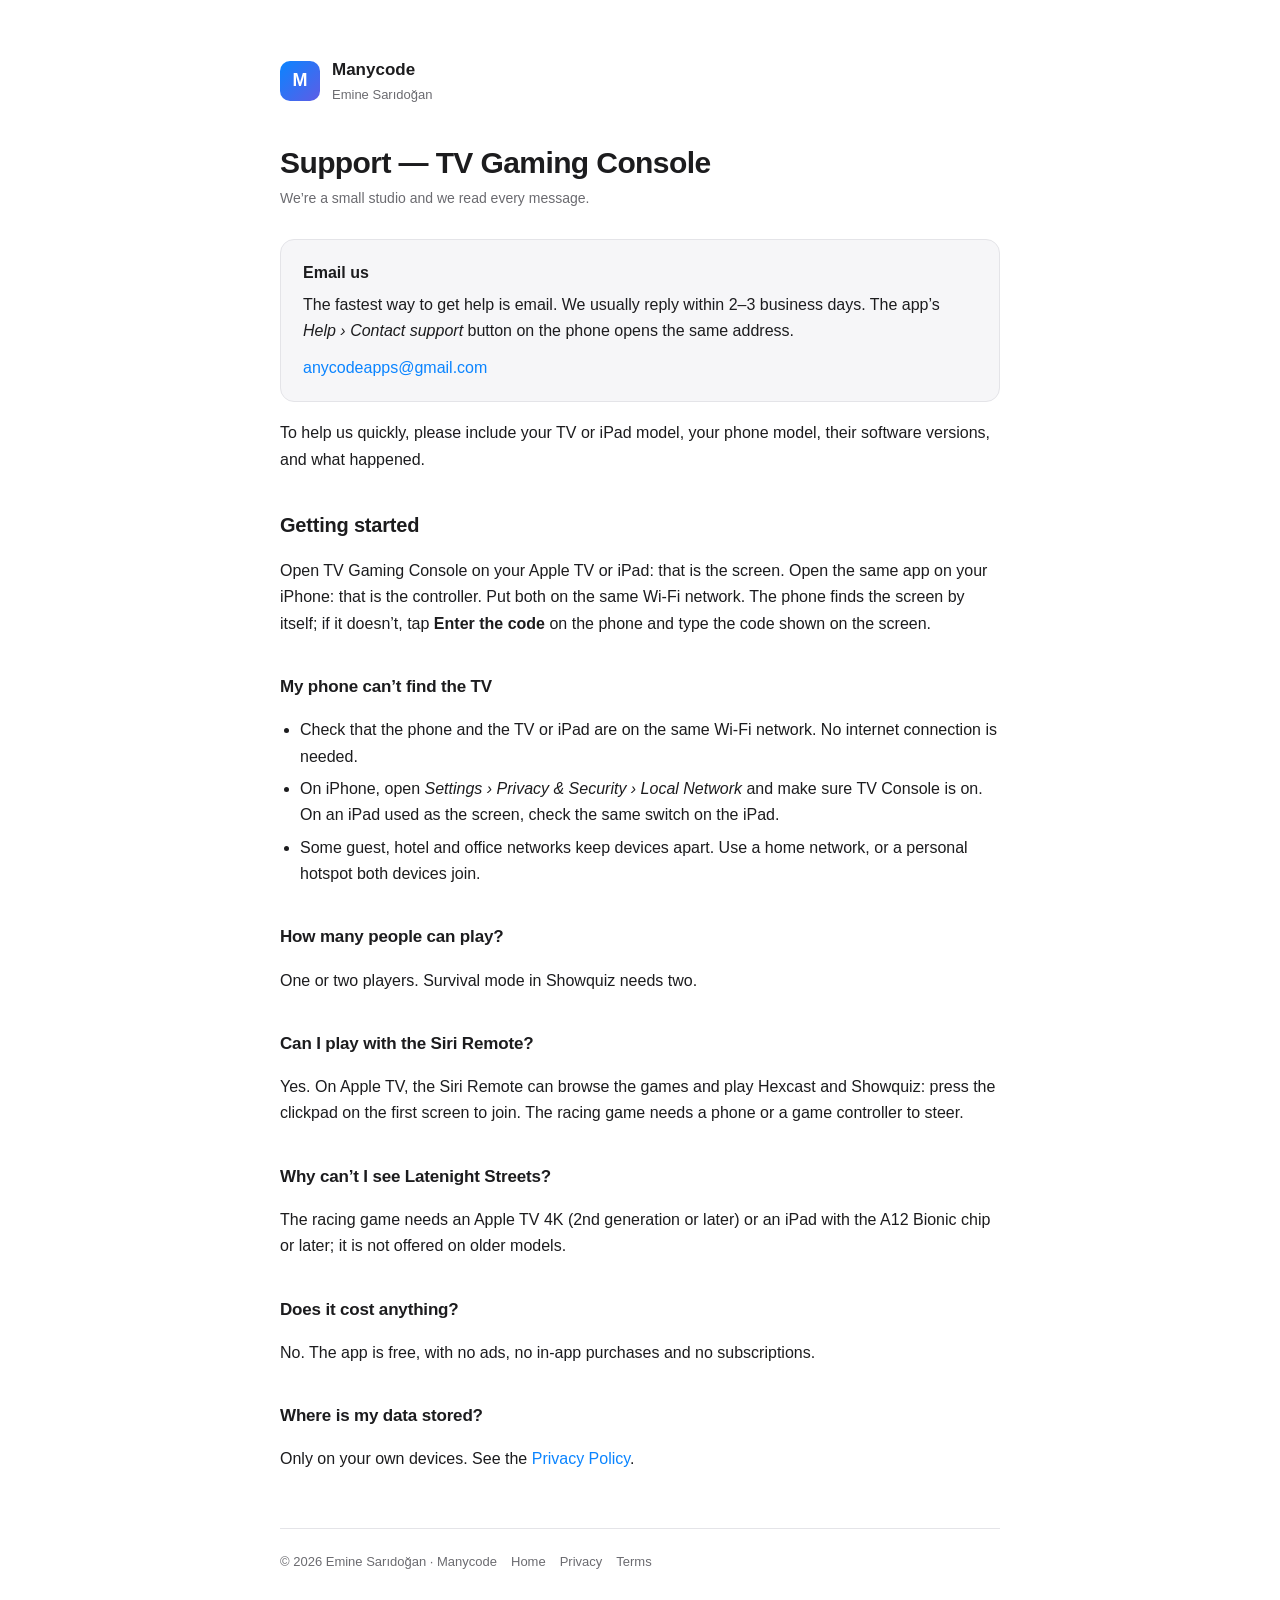
<file: support-tv-gaming-console.html>
<!doctype html>
<html lang="en">
<head>
<meta charset="utf-8">
<meta name="viewport" content="width=device-width, initial-scale=1">
<title>Support — TV Gaming Console</title>
<link rel="stylesheet" href="style.css">
</head>
<body>
<div class="wrap">
  <header class="site">
    <div class="logo">M</div>
    <div class="brand">Manycode<small>Emine Sarıdoğan</small></div>
  </header>

  <h1>Support — TV Gaming Console</h1>
  <p class="updated">We’re a small studio and we read every message.</p>

  <div class="card">
    <strong>Email us</strong>
    <p style="margin:6px 0 0">The fastest way to get help is email. We usually reply within 2–3 business days. The app’s
    <em>Help › Contact support</em> button on the phone opens the same address.</p>
    <p class="contact" style="margin:10px 0 0"><a href="mailto:anycodeapps@gmail.com?subject=TV%20Gaming%20Console%20Support">anycodeapps@gmail.com</a></p>
  </div>

  <p>To help us quickly, please include your TV or iPad model, your phone model, their software versions, and what happened.</p>

  <h2>Getting started</h2>
  <p>Open TV Gaming Console on your Apple TV or iPad: that is the screen. Open the same app on your iPhone: that is the
  controller. Put both on the same Wi-Fi network. The phone finds the screen by itself; if it doesn’t, tap
  <strong>Enter the code</strong> on the phone and type the code shown on the screen.</p>

  <h2 style="font-size:17px">My phone can’t find the TV</h2>
  <ul>
    <li>Check that the phone and the TV or iPad are on the same Wi-Fi network. No internet connection is needed.</li>
    <li>On iPhone, open <em>Settings › Privacy &amp; Security › Local Network</em> and make sure TV Console is on. On an iPad used
    as the screen, check the same switch on the iPad.</li>
    <li>Some guest, hotel and office networks keep devices apart. Use a home network, or a personal hotspot both devices join.</li>
  </ul>

  <h2 style="font-size:17px">How many people can play?</h2>
  <p>One or two players. Survival mode in Showquiz needs two.</p>

  <h2 style="font-size:17px">Can I play with the Siri Remote?</h2>
  <p>Yes. On Apple TV, the Siri Remote can browse the games and play Hexcast and Showquiz: press the clickpad on the first
  screen to join. The racing game needs a phone or a game controller to steer.</p>

  <h2 style="font-size:17px">Why can’t I see Latenight Streets?</h2>
  <p>The racing game needs an Apple TV 4K (2nd generation or later) or an iPad with the A12 Bionic chip or later; it is not
  offered on older models.</p>

  <h2 style="font-size:17px">Does it cost anything?</h2>
  <p>No. The app is free, with no ads, no in-app purchases and no subscriptions.</p>

  <h2 style="font-size:17px">Where is my data stored?</h2>
  <p>Only on your own devices. See the <a href="privacy-tv-gaming-console.html">Privacy Policy</a>.</p>

  <footer class="site">
    <span>© 2026 Emine Sarıdoğan · Manycode</span>
    <a href="index.html">Home</a>
    <a href="privacy-tv-gaming-console.html">Privacy</a>
    <a href="terms.html">Terms</a>
  </footer>
</div>
</body>
</html>
</file>
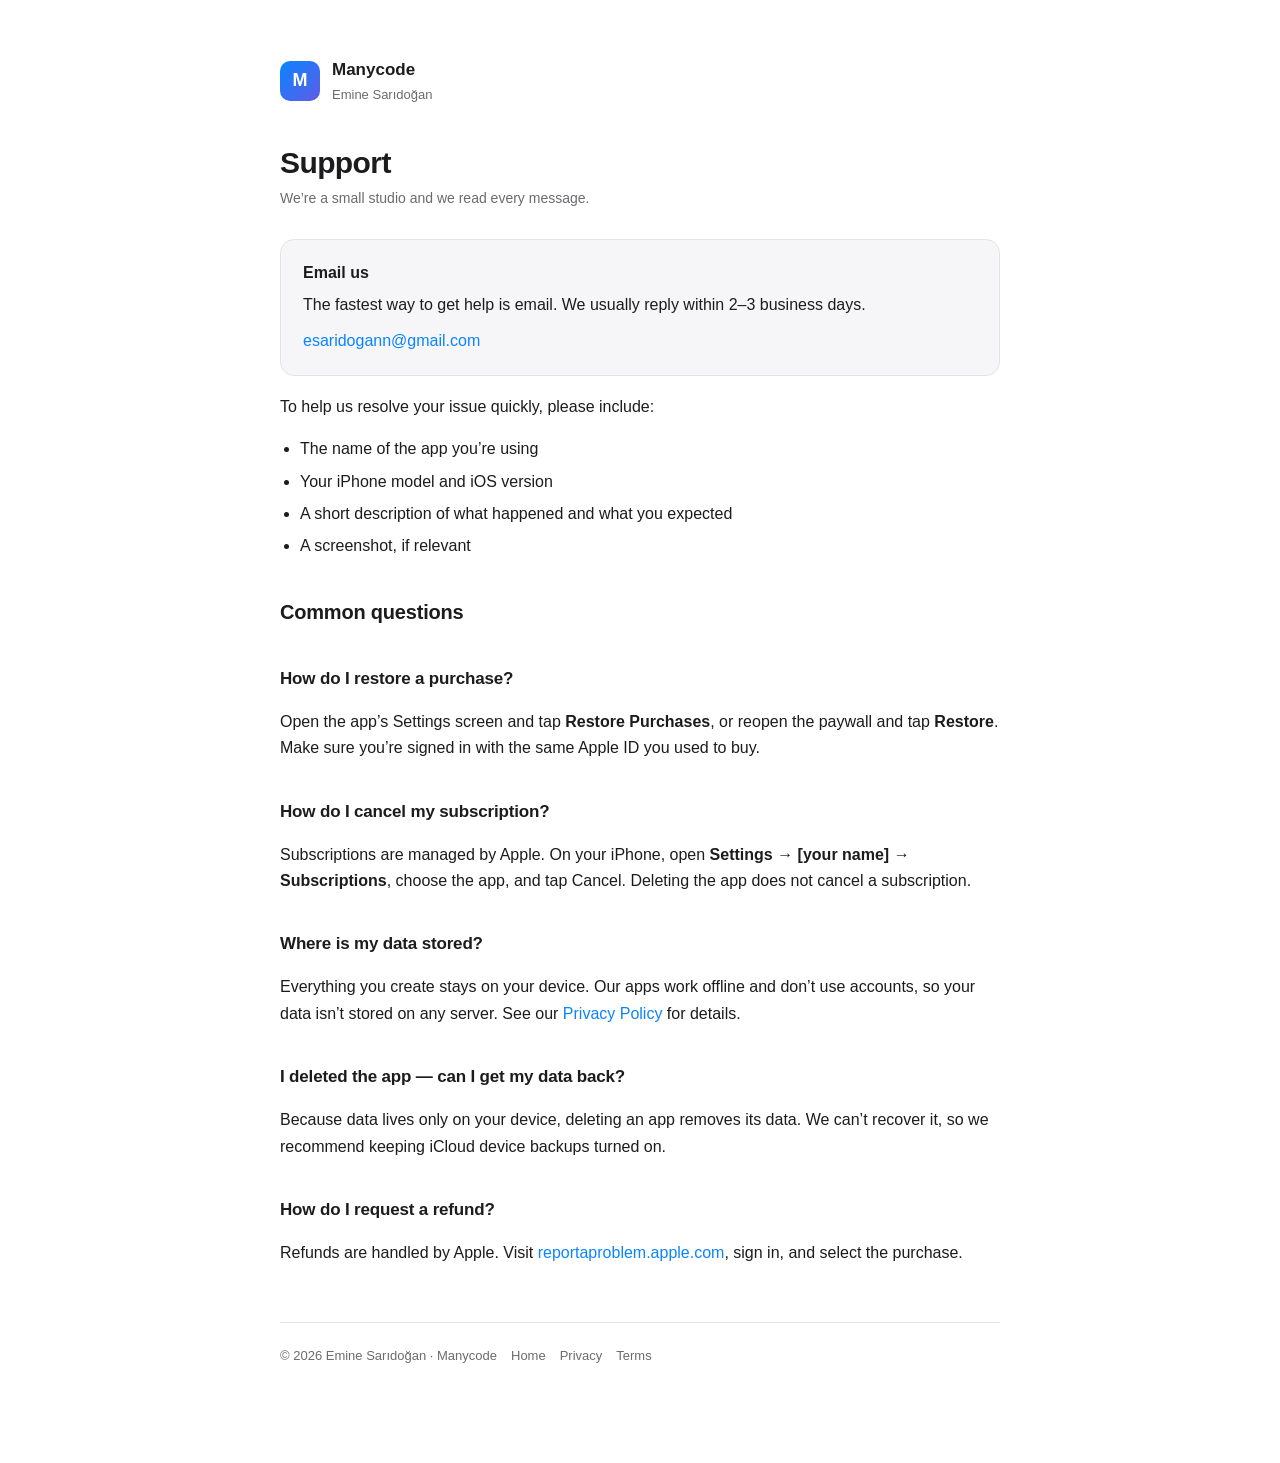
<file: support.html>
<!doctype html>
<html lang="en">
<head>
<meta charset="utf-8">
<meta name="viewport" content="width=device-width, initial-scale=1">
<title>Support — Manycode</title>
<link rel="stylesheet" href="style.css">
</head>
<body>
<div class="wrap">
  <header class="site">
    <div class="logo">M</div>
    <div class="brand">Manycode<small>Emine Sarıdoğan</small></div>
  </header>

  <h1>Support</h1>
  <p class="updated">We’re a small studio and we read every message.</p>

  <div class="card">
    <strong>Email us</strong>
    <p style="margin:6px 0 0">The fastest way to get help is email. We usually reply within
    2–3 business days.</p>
    <p class="contact" style="margin:10px 0 0"><a href="mailto:esaridogann@gmail.com?subject=Manycode%20Support">esaridogann@gmail.com</a></p>
  </div>

  <p>To help us resolve your issue quickly, please include:</p>
  <ul>
    <li>The name of the app you’re using</li>
    <li>Your iPhone model and iOS version</li>
    <li>A short description of what happened and what you expected</li>
    <li>A screenshot, if relevant</li>
  </ul>

  <h2>Common questions</h2>

  <h2 style="font-size:17px">How do I restore a purchase?</h2>
  <p>Open the app’s Settings screen and tap <strong>Restore Purchases</strong>, or reopen the paywall
  and tap <strong>Restore</strong>. Make sure you’re signed in with the same Apple ID you used to buy.</p>

  <h2 style="font-size:17px">How do I cancel my subscription?</h2>
  <p>Subscriptions are managed by Apple. On your iPhone, open <strong>Settings → [your name] →
  Subscriptions</strong>, choose the app, and tap Cancel. Deleting the app does not cancel a subscription.</p>

  <h2 style="font-size:17px">Where is my data stored?</h2>
  <p>Everything you create stays on your device. Our apps work offline and don’t use accounts, so your
  data isn’t stored on any server. See our <a href="privacy.html">Privacy Policy</a> for details.</p>

  <h2 style="font-size:17px">I deleted the app — can I get my data back?</h2>
  <p>Because data lives only on your device, deleting an app removes its data. We can’t recover it, so
  we recommend keeping iCloud device backups turned on.</p>

  <h2 style="font-size:17px">How do I request a refund?</h2>
  <p>Refunds are handled by Apple. Visit <a href="https://reportaproblem.apple.com">reportaproblem.apple.com</a>,
  sign in, and select the purchase.</p>

  <footer class="site">
    <span>© 2026 Emine Sarıdoğan · Manycode</span>
    <a href="index.html">Home</a>
    <a href="privacy.html">Privacy</a>
    <a href="terms.html">Terms</a>
  </footer>
</div>
</body>
</html>
</file>
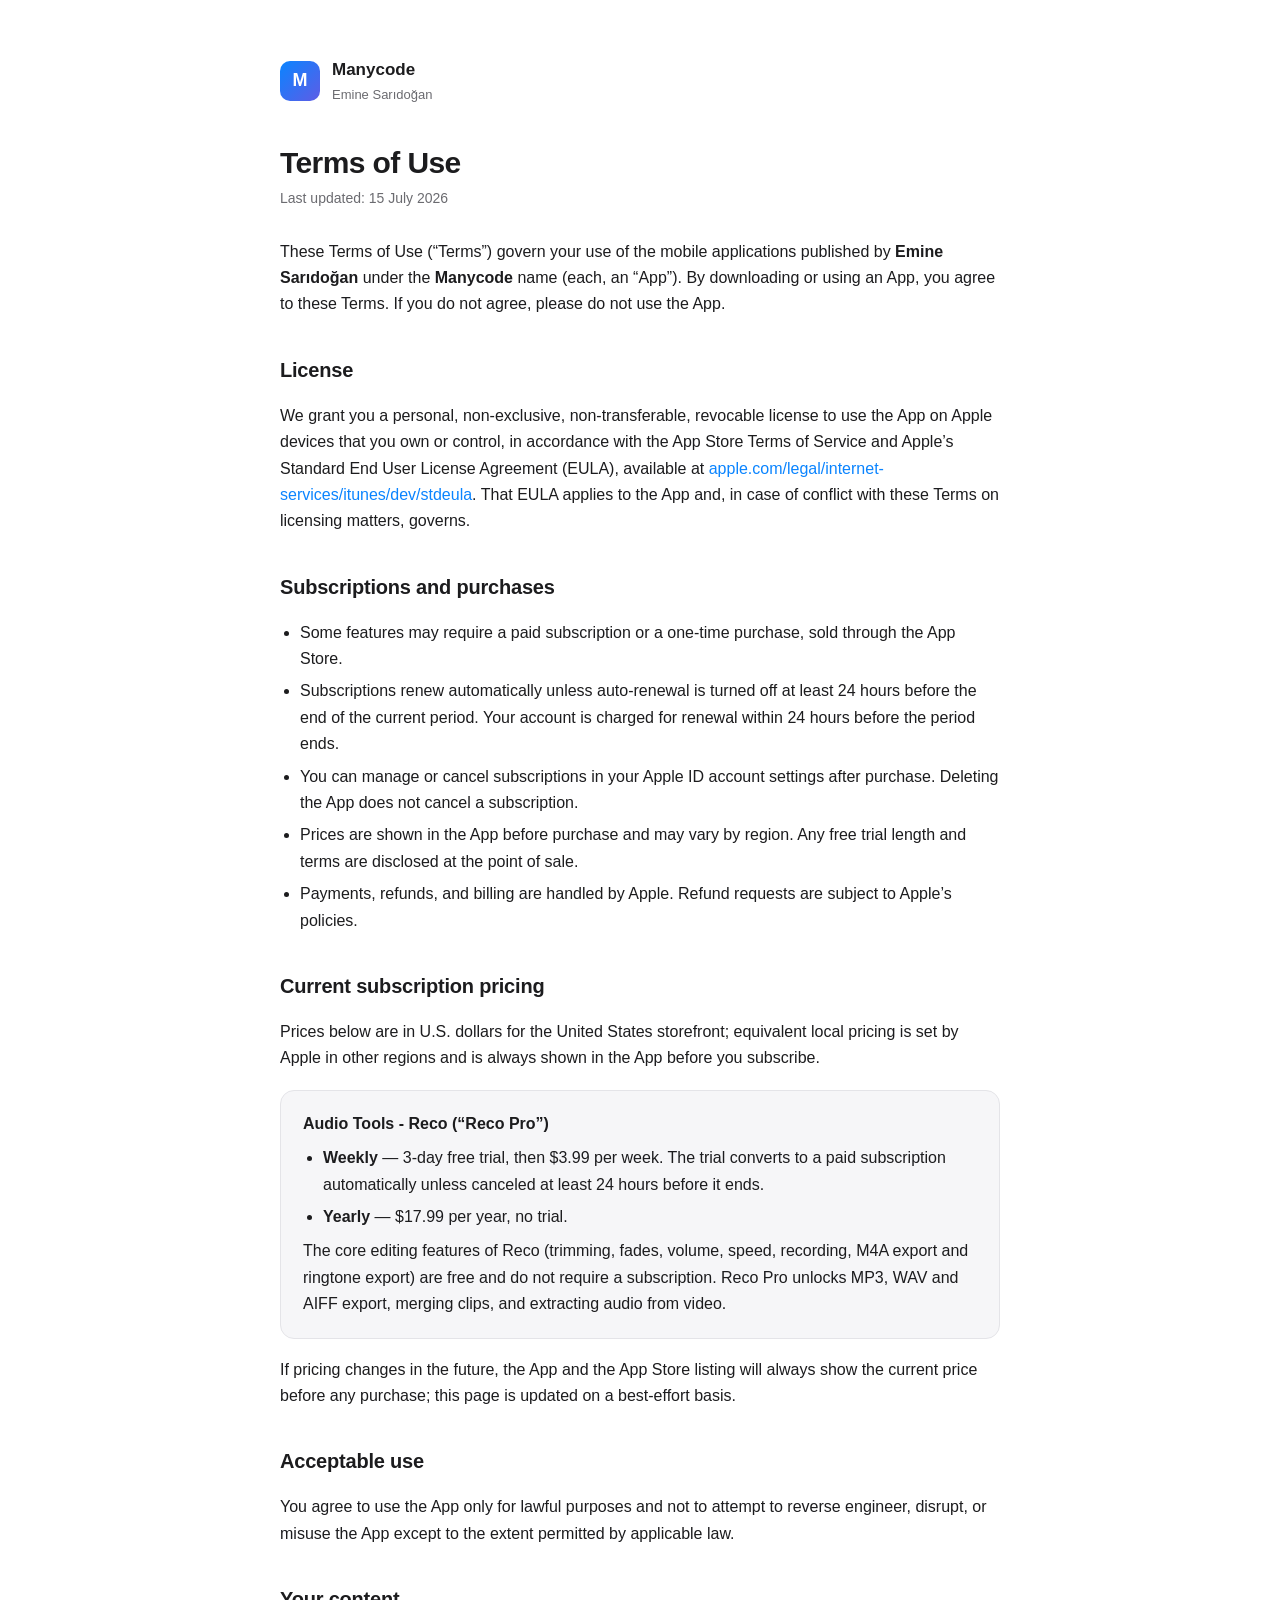
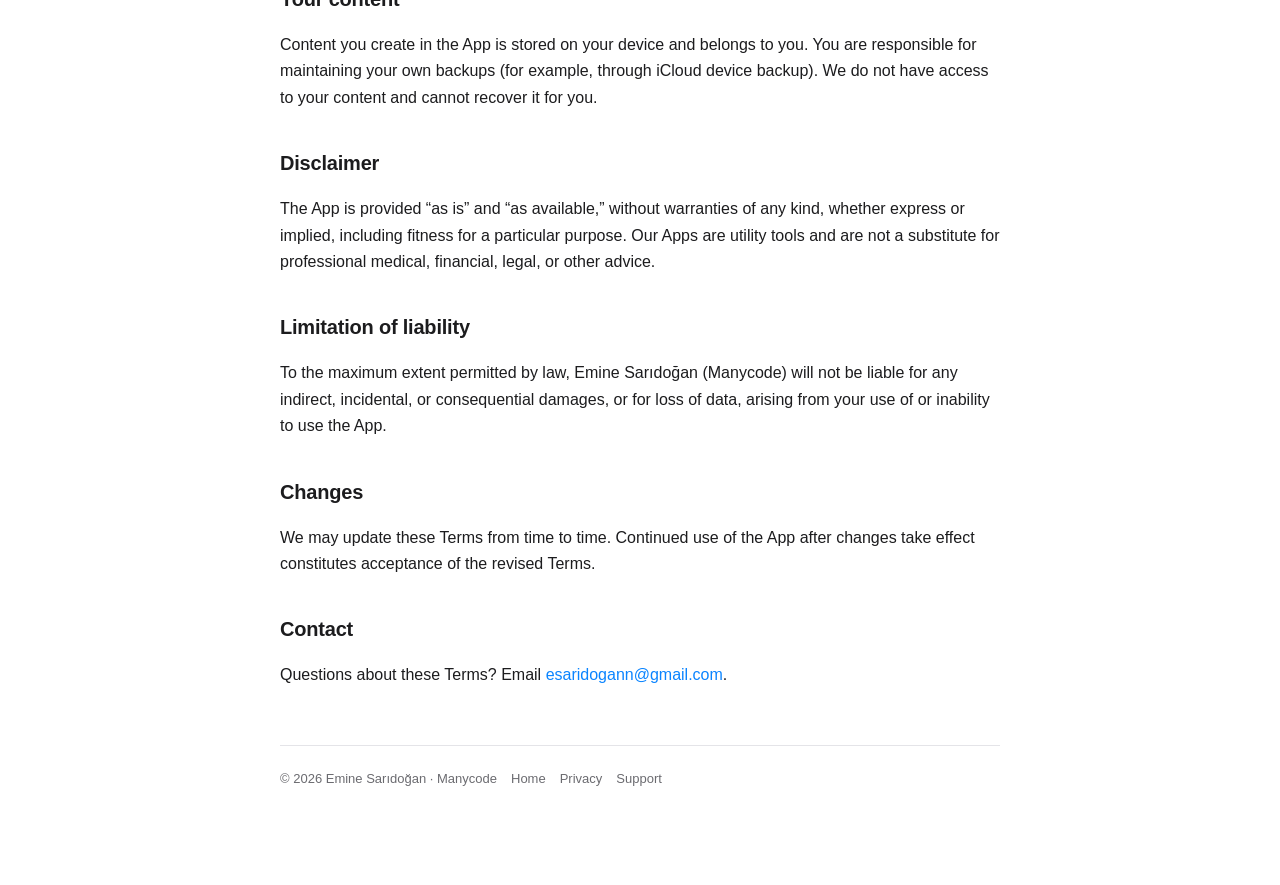
<file: terms.html>
<!doctype html>
<html lang="en">
<head>
<meta charset="utf-8">
<meta name="viewport" content="width=device-width, initial-scale=1">
<title>Terms of Use — Manycode</title>
<link rel="stylesheet" href="style.css">
</head>
<body>
<div class="wrap">
  <header class="site">
    <div class="logo">M</div>
    <div class="brand">Manycode<small>Emine Sarıdoğan</small></div>
  </header>

  <h1>Terms of Use</h1>
  <p class="updated">Last updated: 15 July 2026</p>

  <p>These Terms of Use (“Terms”) govern your use of the mobile applications published by
  <strong>Emine Sarıdoğan</strong> under the <strong>Manycode</strong> name (each, an “App”). By
  downloading or using an App, you agree to these Terms. If you do not agree, please do not use the App.</p>

  <h2>License</h2>
  <p>We grant you a personal, non-exclusive, non-transferable, revocable license to use the App on
  Apple devices that you own or control, in accordance with the App Store Terms of Service and
  Apple’s Standard End User License Agreement (EULA), available at
  <a href="https://www.apple.com/legal/internet-services/itunes/dev/stdeula/">apple.com/legal/internet-services/itunes/dev/stdeula</a>.
  That EULA applies to the App and, in case of conflict with these Terms on licensing matters, governs.</p>

  <h2>Subscriptions and purchases</h2>
  <ul>
    <li>Some features may require a paid subscription or a one-time purchase, sold through the App Store.</li>
    <li>Subscriptions renew automatically unless auto-renewal is turned off at least 24 hours before the
      end of the current period. Your account is charged for renewal within 24 hours before the period ends.</li>
    <li>You can manage or cancel subscriptions in your Apple ID account settings after purchase. Deleting
      the App does not cancel a subscription.</li>
    <li>Prices are shown in the App before purchase and may vary by region. Any free trial length and
      terms are disclosed at the point of sale.</li>
    <li>Payments, refunds, and billing are handled by Apple. Refund requests are subject to Apple’s policies.</li>
  </ul>

  <h2>Current subscription pricing</h2>
  <p>Prices below are in U.S. dollars for the United States storefront; equivalent local pricing is set by
  Apple in other regions and is always shown in the App before you subscribe.</p>
  <div class="card">
    <strong>Audio Tools - Reco (“Reco Pro”)</strong>
    <ul style="margin:8px 0 0">
      <li><strong>Weekly</strong> — 3-day free trial, then $3.99 per week. The trial converts to a paid
        subscription automatically unless canceled at least 24 hours before it ends.</li>
      <li><strong>Yearly</strong> — $17.99 per year, no trial.</li>
    </ul>
    <p style="margin:8px 0 0">The core editing features of Reco (trimming, fades, volume, speed, recording,
    M4A export and ringtone export) are free and do not require a subscription. Reco Pro unlocks MP3, WAV
    and AIFF export, merging clips, and extracting audio from video.</p>
  </div>
  <p>If pricing changes in the future, the App and the App Store listing will always show the current price
  before any purchase; this page is updated on a best-effort basis.</p>

  <h2>Acceptable use</h2>
  <p>You agree to use the App only for lawful purposes and not to attempt to reverse engineer, disrupt,
  or misuse the App except to the extent permitted by applicable law.</p>

  <h2>Your content</h2>
  <p>Content you create in the App is stored on your device and belongs to you. You are responsible for
  maintaining your own backups (for example, through iCloud device backup). We do not have access to
  your content and cannot recover it for you.</p>

  <h2>Disclaimer</h2>
  <p>The App is provided “as is” and “as available,” without warranties of any kind, whether express or
  implied, including fitness for a particular purpose. Our Apps are utility tools and are not a
  substitute for professional medical, financial, legal, or other advice.</p>

  <h2>Limitation of liability</h2>
  <p>To the maximum extent permitted by law, Emine Sarıdoğan (Manycode) will not be liable for any
  indirect, incidental, or consequential damages, or for loss of data, arising from your use of or
  inability to use the App.</p>

  <h2>Changes</h2>
  <p>We may update these Terms from time to time. Continued use of the App after changes take effect
  constitutes acceptance of the revised Terms.</p>

  <h2>Contact</h2>
  <p class="contact">Questions about these Terms? Email
  <a href="mailto:esaridogann@gmail.com">esaridogann@gmail.com</a>.</p>

  <footer class="site">
    <span>© 2026 Emine Sarıdoğan · Manycode</span>
    <a href="index.html">Home</a>
    <a href="privacy.html">Privacy</a>
    <a href="support.html">Support</a>
  </footer>
</div>
</body>
</html>
</file>
<file: style.css>
:root {
  --bg: #ffffff;
  --fg: #1c1c1e;
  --muted: #6b6b70;
  --card: #f6f6f8;
  --border: #e4e4e8;
  --accent: #0a84ff;
  --maxw: 720px;
}
@media (prefers-color-scheme: dark) {
  :root {
    --bg: #0f0f11;
    --fg: #ececf0;
    --muted: #9a9aa2;
    --card: #1a1a1e;
    --border: #2a2a30;
    --accent: #4aa3ff;
  }
}
* { box-sizing: border-box; }
html { -webkit-text-size-adjust: 100%; }
body {
  margin: 0;
  background: var(--bg);
  color: var(--fg);
  font: 16px/1.65 -apple-system, BlinkMacSystemFont, "Segoe UI", Roboto, Helvetica, Arial, sans-serif;
  padding: 0 20px;
}
.wrap { max-width: var(--maxw); margin: 0 auto; padding: 56px 0 96px; }
header.site { display: flex; align-items: center; gap: 12px; margin-bottom: 40px; }
header.site .logo {
  width: 40px; height: 40px; border-radius: 10px;
  background: linear-gradient(135deg, #0a84ff, #5e5ce6);
  display: grid; place-items: center; color: #fff; font-weight: 700; font-size: 18px;
}
header.site .brand { font-weight: 600; font-size: 17px; }
header.site .brand small { display: block; color: var(--muted); font-weight: 400; font-size: 13px; }
h1 { font-size: 30px; line-height: 1.2; margin: 0 0 6px; letter-spacing: -0.02em; }
h2 { font-size: 20px; margin: 36px 0 10px; letter-spacing: -0.01em; }
.updated { color: var(--muted); font-size: 14px; margin: 0 0 28px; }
p, li { color: var(--fg); }
a { color: var(--accent); text-decoration: none; }
a:hover { text-decoration: underline; }
ul { padding-left: 20px; }
li { margin: 6px 0; }
.card {
  background: var(--card); border: 1px solid var(--border);
  border-radius: 14px; padding: 20px 22px; margin: 18px 0;
}
.grid { display: grid; gap: 14px; grid-template-columns: 1fr 1fr; margin-top: 24px; }
@media (max-width: 560px) { .grid { grid-template-columns: 1fr; } }
.tile {
  display: block; background: var(--card); border: 1px solid var(--border);
  border-radius: 14px; padding: 18px 20px; color: var(--fg);
}
.tile:hover { border-color: var(--accent); text-decoration: none; }
.tile strong { display: block; font-size: 16px; margin-bottom: 2px; }
.tile span { color: var(--muted); font-size: 14px; }
footer.site {
  margin-top: 56px; padding-top: 22px; border-top: 1px solid var(--border);
  color: var(--muted); font-size: 13px; display: flex; flex-wrap: wrap; gap: 14px;
}
footer.site a { color: var(--muted); }
.contact { font-weight: 500; }
</file>
